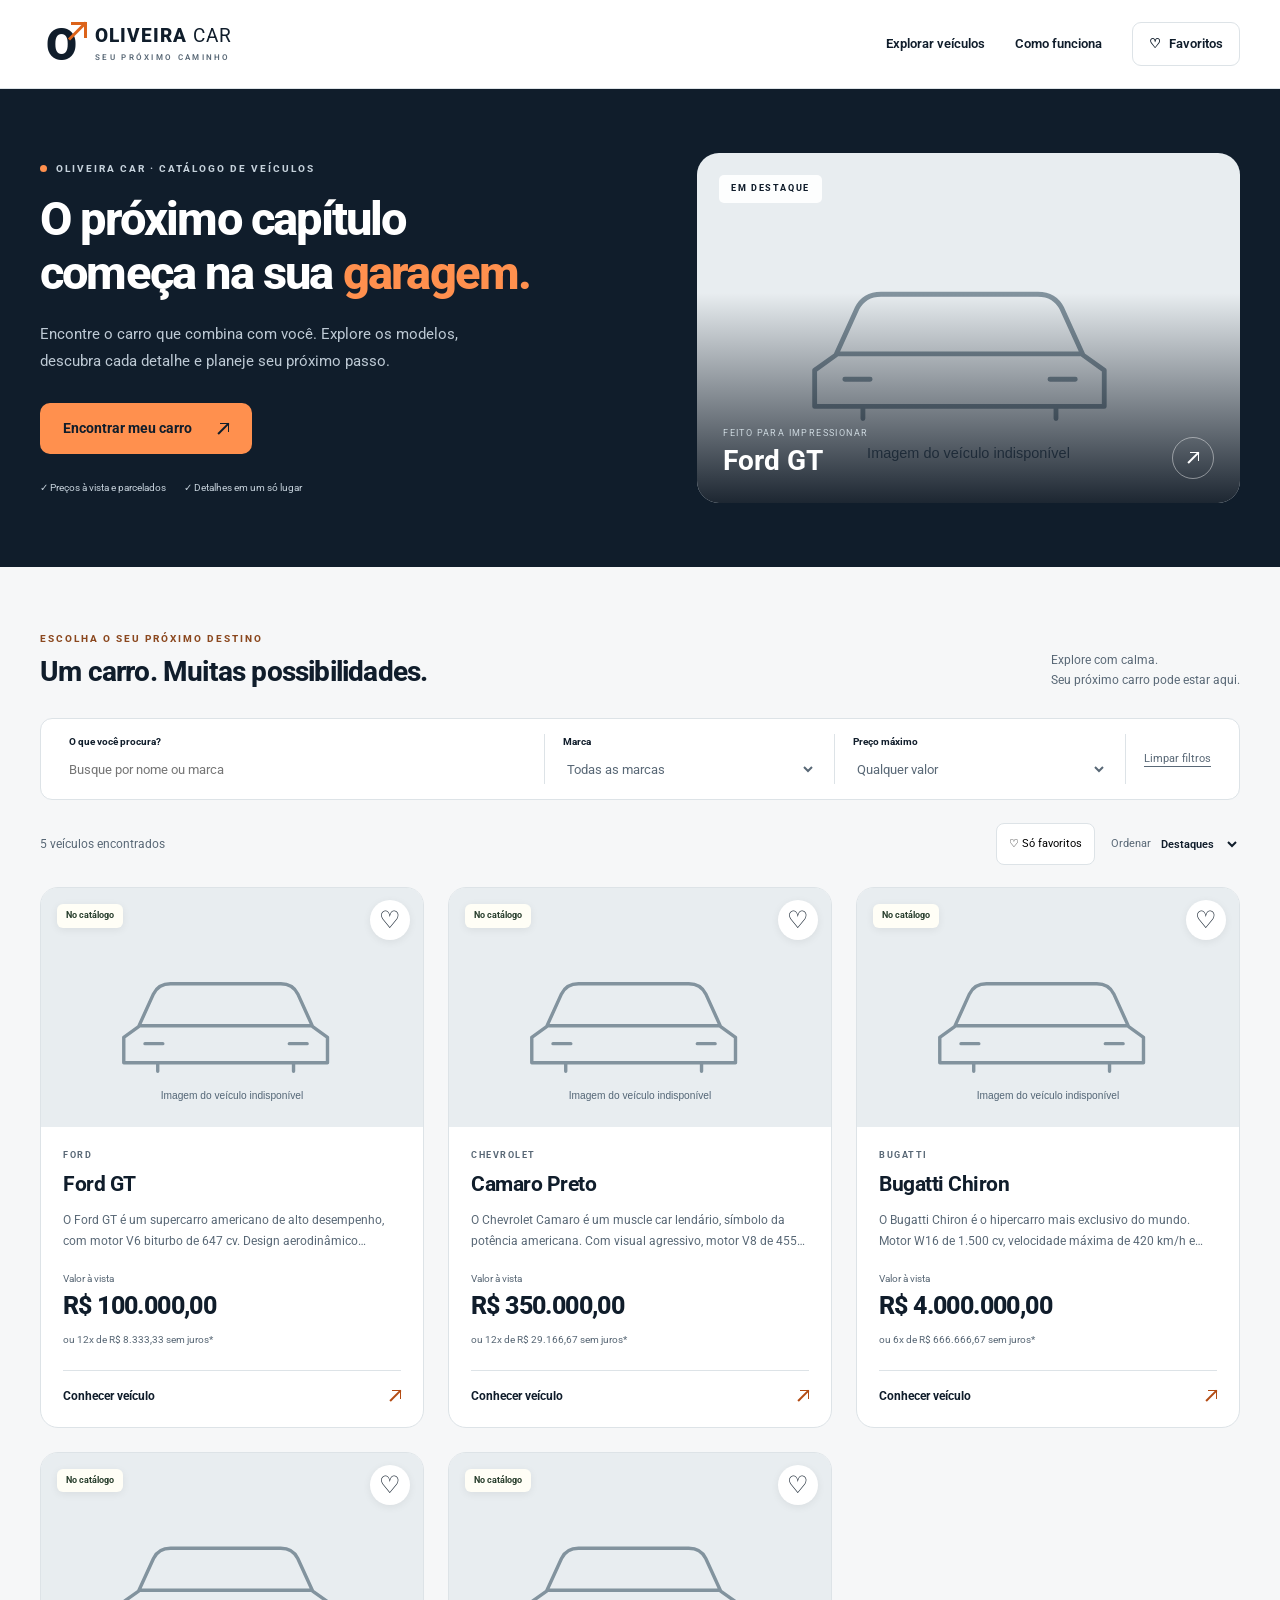
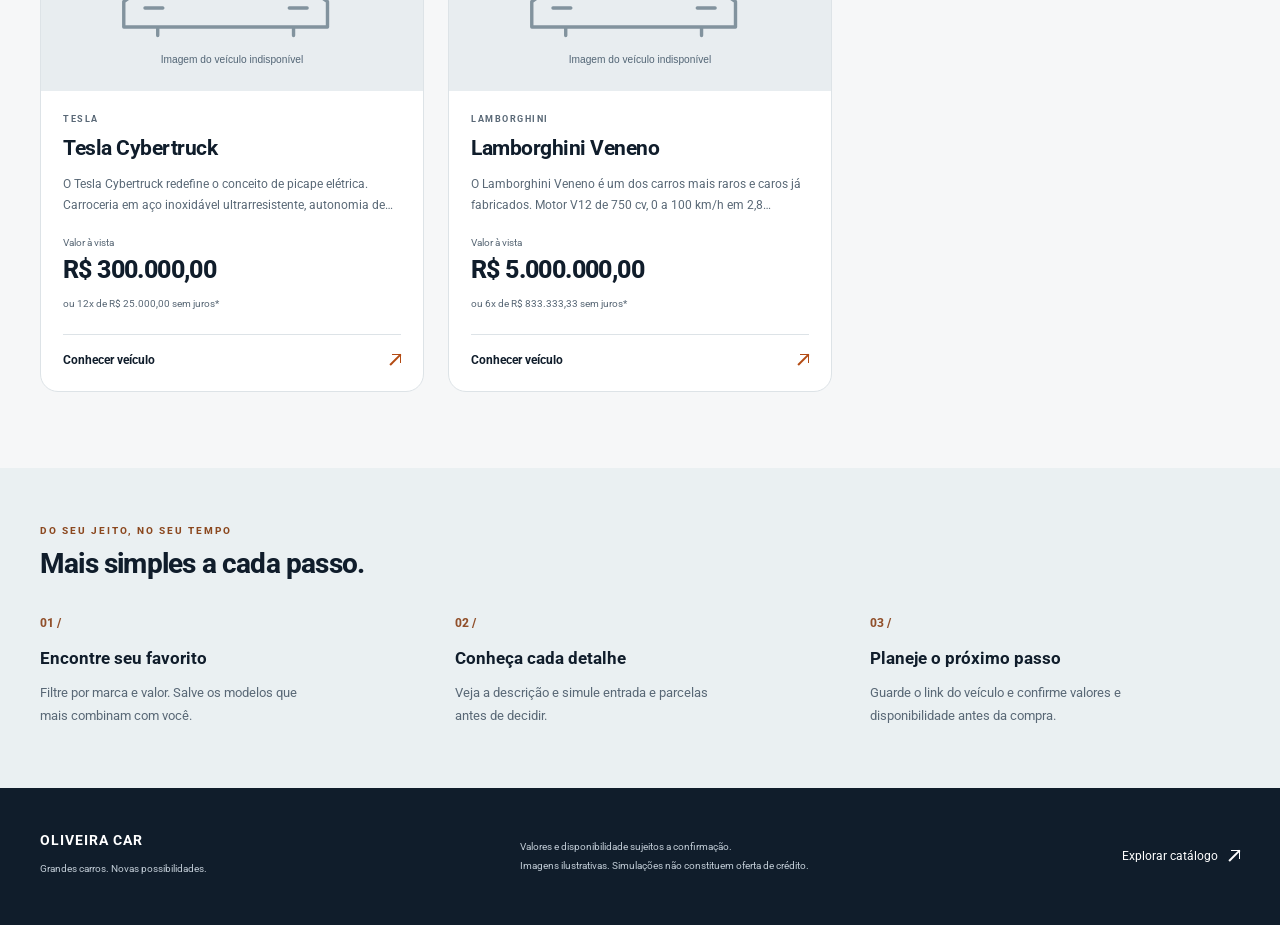
<file: index.html>
<!DOCTYPE html>
<html lang="pt-BR">
<head>
<meta charset="UTF-8"><meta name="viewport" content="width=device-width, initial-scale=1">
<meta name="description" content="Explore os veículos da Oliveira Car. Compare modelos, salve seus favoritos e simule as parcelas de forma simples."><meta name="theme-color" content="#101d2b">
<title>Encontre seu próximo carro · Oliveira Car</title>
<link rel="icon" href="img/favicon.svg" type="image/svg+xml">
<link rel="stylesheet" href="css/style.css"><script src="js/site.js" defer></script>
</head>
<body>
<a class="skip-link" href="#conteudo">Pular para o conteúdo</a>
<header class="site-header"><div class="wrap header-inner">
<a class="logo" href="index.html" aria-label="Oliveira Car, início"><span class="logo-mark" aria-hidden="true">O<span class="arrow" aria-hidden="true"></span></span><span>OLIVEIRA<span class="logo-car"> CAR</span><small>SEU PRÓXIMO CAMINHO</small></span></a>
<nav aria-label="Principal"><a href="index.html#estoque">Explorar veículos</a><a class="nav-secondary" href="index.html#como-funciona">Como funciona</a><a class="nav-saved" href="index.html?favoritos=1#estoque" aria-label="Ver meus favoritos">♡ <span>Favoritos</span></a></nav>
</div></header>
<main id="conteudo">
<section class="hero"><div class="wrap hero-grid">
<div class="hero-copy"><p class="eyebrow"><span class="dot"></span> OLIVEIRA CAR · CATÁLOGO DE VEÍCULOS</p><h1>O próximo capítulo<br>começa na sua <em>garagem.</em></h1><p class="hero-description">Encontre o carro que combina com você. Explore os modelos, descubra cada detalhe e planeje seu próximo passo.</p><a class="button button-orange" href="#estoque">Encontrar meu carro <span class="arrow" aria-hidden="true"></span></a><div class="hero-notes"><span>✓ Preços à vista e parcelados</span><span>✓ Detalhes em um só lugar</span></div></div>
<div class="hero-visual"><span class="hero-label">EM DESTAQUE</span><img src="https://racingonline.com.br/wp-content/uploads/2020/02/LiquidCarbonFordGT_01-1.jpg" alt="Ford GT" fetchpriority="high" data-car-image><div class="hero-vehicle"><div><small>FEITO PARA IMPRESSIONAR</small><strong>Ford GT</strong></div><a href="produto-0.html" aria-label="Conhecer Ford GT"><span class="arrow" aria-hidden="true"></span></a></div></div></div></section>
<section class="catalog wrap" id="estoque" aria-labelledby="catalog-title">
<div class="section-heading"><div><p class="eyebrow">ESCOLHA O SEU PRÓXIMO DESTINO</p><h2 id="catalog-title">Um carro. Muitas possibilidades.</h2></div><p>Explore com calma.<br>Seu próximo carro pode estar aqui.</p></div>
<form id="filters" class="filters" role="search">
<label class="search-field"><span>O que você procura?</span><input id="search" type="search" placeholder="Busque por nome ou marca" autocomplete="off"></label>
<label><span>Marca</span><select id="brand"><option value="">Todas as marcas</option><option value="Bugatti">Bugatti</option><option value="Chevrolet">Chevrolet</option><option value="Ford">Ford</option><option value="Lamborghini">Lamborghini</option><option value="Tesla">Tesla</option></select></label>
<label><span>Preço máximo</span><select id="price"><option value="">Qualquer valor</option><option value="300000">Até R$ 300 mil</option><option value="500000">Até R$ 500 mil</option><option value="1000000">Até R$ 1 milhão</option><option value="5000000">Até R$ 5 milhões</option></select></label>
<button type="reset" class="reset-button">Limpar filtros</button>
</form>
<div class="catalog-toolbar"><p id="results-count" role="status" aria-live="polite">5 veículos no catálogo</p><div class="toolbar-actions"><button type="button" class="saved-filter" id="saved-filter" aria-pressed="false">♡ Só favoritos</button><label class="sort-label">Ordenar <select id="sort"><option value="default">Destaques</option><option value="price-asc">Menor preço</option><option value="price-desc">Maior preço</option><option value="name">Nome A–Z</option></select></label></div></div>
<noscript><p class="notice">Todos os veículos estão listados abaixo. Ative o JavaScript para usar filtros, favoritos e o simulador interativo.</p></noscript>
<div class="vehicle-grid" id="vehicle-grid"><article class="vehicle-card" data-vehicle data-id="0" data-name="Ford GT" data-brand="Ford" data-price="100000">
<div class="card-media"><a href="produto-0.html" tabindex="-1" aria-hidden="true"><img src="https://racingonline.com.br/wp-content/uploads/2020/02/LiquidCarbonFordGT_01-1.jpg" alt="" loading="lazy" width="640" height="420" data-car-image></a><span class="status-badge ">No catálogo</span><button class="favorite-button" type="button" data-favorite="0" data-label="Ford GT" aria-pressed="false" aria-label="Salvar Ford GT nos favoritos">♡</button></div>
<div class="card-content"><p class="card-brand">Ford</p><h3><a href="produto-0.html">Ford GT</a></h3><p class="card-description">O Ford GT é um supercarro americano de alto desempenho, com motor V6 biturbo de 647 cv. Design aerodinâmico inspirado nas corridas de Le Mans, fibra de carbono e tecnologia de ponta fazem deste carro uma verdadeira obra de arte sobre rodas.</p><div class="card-price"><small>Valor à vista</small><strong>R$ 100.000,00</strong><span>ou 12x de R$ 8.333,33 sem juros*</span></div><a class="card-link" href="produto-0.html">Conhecer veículo <span class="arrow" aria-hidden="true"></span></a></div>
</article>
<article class="vehicle-card" data-vehicle data-id="1" data-name="Camaro Preto" data-brand="Chevrolet" data-price="350000">
<div class="card-media"><a href="produto-1.html" tabindex="-1" aria-hidden="true"><img src="https://revistacarro.com.br/wp-content/uploads/2023/12/Camaro-1280x720.jpg" alt="" loading="lazy" width="640" height="420" data-car-image></a><span class="status-badge ">No catálogo</span><button class="favorite-button" type="button" data-favorite="1" data-label="Camaro Preto" aria-pressed="false" aria-label="Salvar Camaro Preto nos favoritos">♡</button></div>
<div class="card-content"><p class="card-brand">Chevrolet</p><h3><a href="produto-1.html">Camaro Preto</a></h3><p class="card-description">O Chevrolet Camaro é um muscle car lendário, símbolo da potência americana. Com visual agressivo, motor V8 de 455 cv e som inconfundível, é o carro dos sonhos para os amantes de adrenalina e estilo clássico.</p><div class="card-price"><small>Valor à vista</small><strong>R$ 350.000,00</strong><span>ou 12x de R$ 29.166,67 sem juros*</span></div><a class="card-link" href="produto-1.html">Conhecer veículo <span class="arrow" aria-hidden="true"></span></a></div>
</article>
<article class="vehicle-card" data-vehicle data-id="2" data-name="Bugatti Chiron" data-brand="Bugatti" data-price="4000000">
<div class="card-media"><a href="produto-2.html" tabindex="-1" aria-hidden="true"><img src="https://gowhere.com.br/wp-content/uploads/2025/06/bugatti.png" alt="" loading="lazy" width="640" height="420" data-car-image></a><span class="status-badge ">No catálogo</span><button class="favorite-button" type="button" data-favorite="2" data-label="Bugatti Chiron" aria-pressed="false" aria-label="Salvar Bugatti Chiron nos favoritos">♡</button></div>
<div class="card-content"><p class="card-brand">Bugatti</p><h3><a href="produto-2.html">Bugatti Chiron</a></h3><p class="card-description">O Bugatti Chiron é o hipercarro mais exclusivo do mundo. Motor W16 de 1.500 cv, velocidade máxima de 420 km/h e interior artesanal em couro e fibra de carbono. Apenas 500 unidades foram produzidas no mundo todo.</p><div class="card-price"><small>Valor à vista</small><strong>R$ 4.000.000,00</strong><span>ou 6x de R$ 666.666,67 sem juros*</span></div><a class="card-link" href="produto-2.html">Conhecer veículo <span class="arrow" aria-hidden="true"></span></a></div>
</article>
<article class="vehicle-card" data-vehicle data-id="3" data-name="Tesla Cybertruck" data-brand="Tesla" data-price="300000">
<div class="card-media"><a href="produto-3.html" tabindex="-1" aria-hidden="true"><img src="https://miamiimports.com.br/wp-content/uploads/2024/05/TESLA-CYBERTRUCK-FENTE-DIREITA.jpg" alt="" loading="lazy" width="640" height="420" data-car-image></a><span class="status-badge ">No catálogo</span><button class="favorite-button" type="button" data-favorite="3" data-label="Tesla Cybertruck" aria-pressed="false" aria-label="Salvar Tesla Cybertruck nos favoritos">♡</button></div>
<div class="card-content"><p class="card-brand">Tesla</p><h3><a href="produto-3.html">Tesla Cybertruck</a></h3><p class="card-description">O Tesla Cybertruck redefine o conceito de picape elétrica. Carroceria em aço inoxidável ultrarresistente, autonomia de até 800 km por carga, aceleração de 0 a 100 km/h em 2,9 segundos e capacidade de reboque de 6,3 toneladas.</p><div class="card-price"><small>Valor à vista</small><strong>R$ 300.000,00</strong><span>ou 12x de R$ 25.000,00 sem juros*</span></div><a class="card-link" href="produto-3.html">Conhecer veículo <span class="arrow" aria-hidden="true"></span></a></div>
</article>
<article class="vehicle-card" data-vehicle data-id="4" data-name="Lamborghini Veneno" data-brand="Lamborghini" data-price="5000000">
<div class="card-media"><a href="produto-4.html" tabindex="-1" aria-hidden="true"><img src="https://upload.wikimedia.org/wikipedia/commons/thumb/0/07/Geneva_MotorShow_2013_-_Lamborghini_Veneno_1.jpg/1280px-Geneva_MotorShow_2013_-_Lamborghini_Veneno_1.jpg" alt="" loading="lazy" width="640" height="420" data-car-image></a><span class="status-badge ">No catálogo</span><button class="favorite-button" type="button" data-favorite="4" data-label="Lamborghini Veneno" aria-pressed="false" aria-label="Salvar Lamborghini Veneno nos favoritos">♡</button></div>
<div class="card-content"><p class="card-brand">Lamborghini</p><h3><a href="produto-4.html">Lamborghini Veneno</a></h3><p class="card-description">O Lamborghini Veneno é um dos carros mais raros e caros já fabricados. Motor V12 de 750 cv, 0 a 100 km/h em 2,8 segundos e velocidade máxima de 355 km/h. Apenas 3 unidades foram produzidas, tornando-o uma lenda automobilística.</p><div class="card-price"><small>Valor à vista</small><strong>R$ 5.000.000,00</strong><span>ou 6x de R$ 833.333,33 sem juros*</span></div><a class="card-link" href="produto-4.html">Conhecer veículo <span class="arrow" aria-hidden="true"></span></a></div>
</article>
</div>
<div id="empty-state" class="empty-state" hidden><span aria-hidden="true">⌕</span><h3>Nenhum veículo por aqui.</h3><p>Experimente outra busca ou salve um carro nos favoritos para vê-lo depois.</p><button class="button button-dark" type="button" id="clear-all">Ver todos os veículos</button></div>
</section>
<section class="how-it-works" id="como-funciona"><div class="wrap"><div class="section-heading"><div><p class="eyebrow">DO SEU JEITO, NO SEU TEMPO</p><h2>Mais simples a cada passo.</h2></div></div><div class="steps"><article><span>01 /</span><h3>Encontre seu favorito</h3><p>Filtre por marca e valor. Salve os modelos que mais combinam com você.</p></article><article><span>02 /</span><h3>Conheça cada detalhe</h3><p>Veja a descrição e simule entrada e parcelas antes de decidir.</p></article><article><span>03 /</span><h3>Planeje o próximo passo</h3><p>Guarde o link do veículo e confirme valores e disponibilidade antes da compra.</p></article></div></div></section>
</main>
<footer class="site-footer"><div class="wrap footer-inner"><div><strong>OLIVEIRA CAR</strong><p>Grandes carros. Novas possibilidades.</p></div><p>Valores e disponibilidade sujeitos a confirmação.<br>Imagens ilustrativas. Simulações não constituem oferta de crédito.</p><a href="index.html#estoque">Explorar catálogo <span class="arrow" aria-hidden="true"></span></a></div></footer>
<p class="toast" id="toast" role="status" hidden></p>
</body></html>
</file>
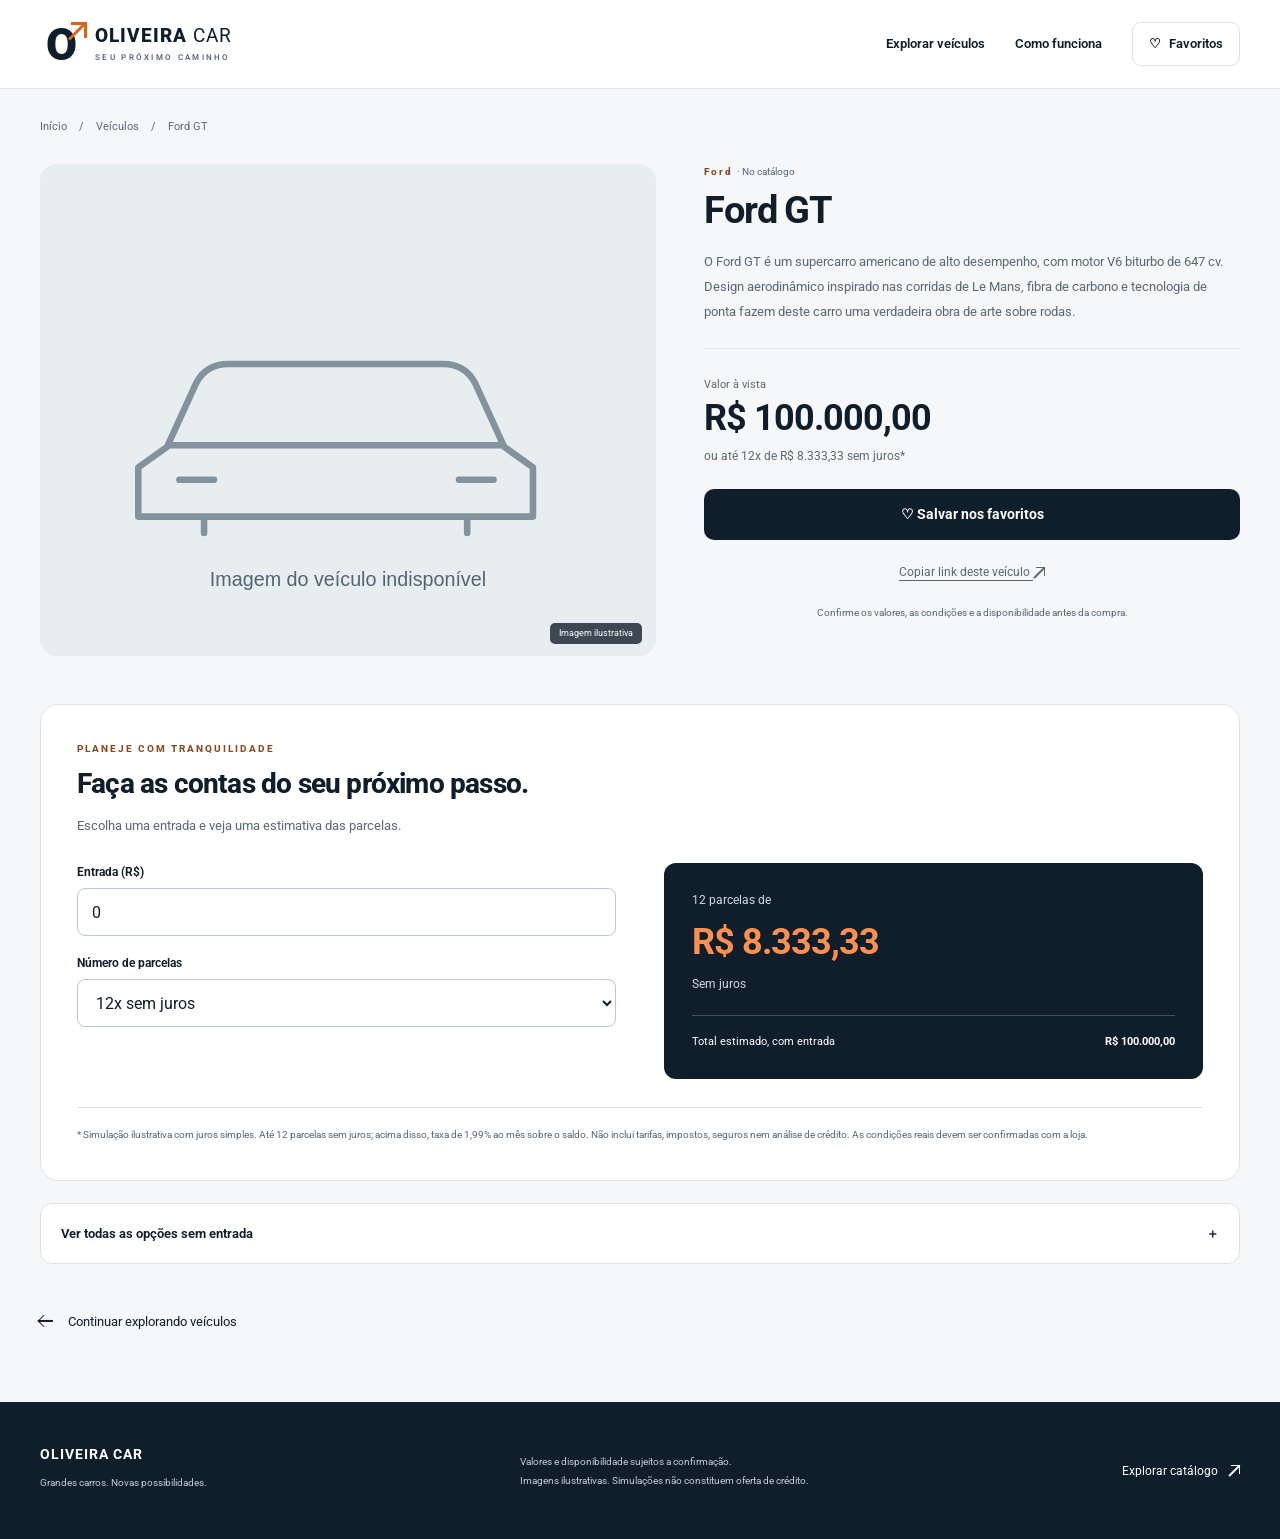
<file: produto-0.html>
<!DOCTYPE html>
<html lang="pt-BR">
<head>
<meta charset="UTF-8"><meta name="viewport" content="width=device-width, initial-scale=1">
<meta name="description" content="O Ford GT é um supercarro americano de alto desempenho, com motor V6 biturbo de 647 cv. Design aerodinâmico inspirado nas corridas de Le Mans, fibra de carbono e tecnologia de ponta fazem deste carro uma verdadeira obra de arte sobre rodas."><meta name="theme-color" content="#101d2b">
<title>Ford GT · Oliveira Car</title>
<link rel="icon" href="img/favicon.svg" type="image/svg+xml">
<link rel="stylesheet" href="css/style.css"><script src="js/site.js" defer></script>
</head>
<body>
<a class="skip-link" href="#conteudo">Pular para o conteúdo</a>
<header class="site-header"><div class="wrap header-inner">
<a class="logo" href="index.html" aria-label="Oliveira Car, início"><span class="logo-mark" aria-hidden="true">O<span class="arrow" aria-hidden="true"></span></span><span>OLIVEIRA<span class="logo-car"> CAR</span><small>SEU PRÓXIMO CAMINHO</small></span></a>
<nav aria-label="Principal"><a href="index.html#estoque">Explorar veículos</a><a class="nav-secondary" href="index.html#como-funciona">Como funciona</a><a class="nav-saved" href="index.html?favoritos=1#estoque" aria-label="Ver meus favoritos">♡ <span>Favoritos</span></a></nav>
</div></header>
<main id="conteudo" class="wrap detail-page">
<nav class="breadcrumb" aria-label="Localização"><a href="index.html">Início</a><span>/</span><a href="index.html#estoque">Veículos</a><span>/</span><span aria-current="page">Ford GT</span></nav>
<div class="detail-grid"><section class="detail-photo" aria-label="Foto do veículo"><img src="https://racingonline.com.br/wp-content/uploads/2020/02/LiquidCarbonFordGT_01-1.jpg" alt="Ford GT" width="900" height="700" data-car-image><span class="photo-caption">Imagem ilustrativa</span></section>
<section class="detail-summary"><p class="eyebrow">Ford <span class="status-text">· No catálogo</span></p><h1>Ford GT</h1><p class="detail-description">O Ford GT é um supercarro americano de alto desempenho, com motor V6 biturbo de 647 cv. Design aerodinâmico inspirado nas corridas de Le Mans, fibra de carbono e tecnologia de ponta fazem deste carro uma verdadeira obra de arte sobre rodas.</p><div class="detail-price"><span>Valor à vista</span><strong>R$ 100.000,00</strong><p>ou até 12x de R$ 8.333,33 sem juros*</p></div>
<button class="button button-dark" type="button" data-favorite="0" data-label="Ford GT" data-favorite-text aria-pressed="false">♡ Salvar nos favoritos</button><button class="text-button" type="button" id="share-vehicle">Copiar link deste veículo <span class="arrow" aria-hidden="true"></span></button><p class="small-print">Confirme os valores, as condições e a disponibilidade antes da compra.</p></section></div>
<section class="simulator" aria-labelledby="sim-title" data-simulator data-value="100000" data-interest="1.99" data-free="12"><div class="simulation-heading"><p class="eyebrow">PLANEJE COM TRANQUILIDADE</p><h2 id="sim-title">Faça as contas do seu próximo passo.</h2><p>Escolha uma entrada e veja uma estimativa das parcelas.</p></div><div class="simulation-body"><div class="simulation-controls"><label for="down-payment">Entrada (R$)</label><input id="down-payment" type="number" value="0" min="0" max="100000" step="0.01" inputmode="decimal" aria-describedby="payment-error"><p id="payment-error" class="input-error" role="alert" hidden>Informe uma entrada entre zero e o valor do veículo.</p><label for="months">Número de parcelas</label><select id="months"><option value="1" >1x sem juros</option><option value="2" >2x sem juros</option><option value="3" >3x sem juros</option><option value="4" >4x sem juros</option><option value="5" >5x sem juros</option><option value="6" >6x sem juros</option><option value="7" >7x sem juros</option><option value="8" >8x sem juros</option><option value="9" >9x sem juros</option><option value="10" >10x sem juros</option><option value="11" >11x sem juros</option><option value="12" selected>12x sem juros</option><option value="13" >13x com juros simples</option><option value="14" >14x com juros simples</option><option value="15" >15x com juros simples</option><option value="16" >16x com juros simples</option><option value="17" >17x com juros simples</option><option value="18" >18x com juros simples</option><option value="19" >19x com juros simples</option><option value="20" >20x com juros simples</option><option value="21" >21x com juros simples</option><option value="22" >22x com juros simples</option><option value="23" >23x com juros simples</option><option value="24" >24x com juros simples</option><option value="25" >25x com juros simples</option><option value="26" >26x com juros simples</option><option value="27" >27x com juros simples</option><option value="28" >28x com juros simples</option><option value="29" >29x com juros simples</option><option value="30" >30x com juros simples</option><option value="31" >31x com juros simples</option><option value="32" >32x com juros simples</option><option value="33" >33x com juros simples</option><option value="34" >34x com juros simples</option><option value="35" >35x com juros simples</option><option value="36" >36x com juros simples</option></select></div><div class="simulation-result" aria-live="polite" aria-atomic="true"><span id="payment-label">12 parcelas de</span><strong id="payment-value">R$ 8.333,33</strong><span id="payment-interest">Sem juros</span><div><span>Total estimado, com entrada</span><b id="payment-total">R$ 100.000,00</b></div></div></div><p class="simulation-disclaimer">* Simulação ilustrativa com juros simples. Até 12 parcelas sem juros; acima disso, taxa de 1,99% ao mês sobre o saldo. Não inclui tarifas, impostos, seguros nem análise de crédito. As condições reais devem ser confirmadas com a loja.</p><noscript><p class="notice">Ative o JavaScript para recalcular a simulação. A estimativa exibida considera entrada zero.</p></noscript></section>
<details class="payment-details"><summary>Ver todas as opções sem entrada <span aria-hidden="true">＋</span></summary><div class="table-scroll" role="region" aria-label="Tabela de parcelas" tabindex="0"><table><caption>Simulação ilustrativa para Ford GT, sem entrada</caption><thead><tr><th scope="col">Parcelas</th><th scope="col">Valor por parcela</th><th scope="col">Total estimado</th><th scope="col">Condição</th></tr></thead><tbody><tr><th scope="row">1x</th><td>R$ 100.000,00</td><td>R$ 100.000,00</td><td>Sem juros</td></tr><tr><th scope="row">2x</th><td>R$ 50.000,00</td><td>R$ 100.000,00</td><td>Sem juros</td></tr><tr><th scope="row">3x</th><td>R$ 33.333,33</td><td>R$ 100.000,00</td><td>Sem juros</td></tr><tr><th scope="row">4x</th><td>R$ 25.000,00</td><td>R$ 100.000,00</td><td>Sem juros</td></tr><tr><th scope="row">5x</th><td>R$ 20.000,00</td><td>R$ 100.000,00</td><td>Sem juros</td></tr><tr><th scope="row">6x</th><td>R$ 16.666,67</td><td>R$ 100.000,00</td><td>Sem juros</td></tr><tr><th scope="row">7x</th><td>R$ 14.285,71</td><td>R$ 100.000,00</td><td>Sem juros</td></tr><tr><th scope="row">8x</th><td>R$ 12.500,00</td><td>R$ 100.000,00</td><td>Sem juros</td></tr><tr><th scope="row">9x</th><td>R$ 11.111,11</td><td>R$ 100.000,00</td><td>Sem juros</td></tr><tr><th scope="row">10x</th><td>R$ 10.000,00</td><td>R$ 100.000,00</td><td>Sem juros</td></tr><tr><th scope="row">11x</th><td>R$ 9.090,91</td><td>R$ 100.000,00</td><td>Sem juros</td></tr><tr><th scope="row">12x</th><td>R$ 8.333,33</td><td>R$ 100.000,00</td><td>Sem juros</td></tr><tr><th scope="row">13x</th><td>R$ 9.682,31</td><td>R$ 125.870,00</td><td>Juros simples</td></tr><tr><th scope="row">14x</th><td>R$ 9.132,86</td><td>R$ 127.860,00</td><td>Juros simples</td></tr><tr><th scope="row">15x</th><td>R$ 8.656,67</td><td>R$ 129.850,00</td><td>Juros simples</td></tr><tr><th scope="row">16x</th><td>R$ 8.240,00</td><td>R$ 131.840,00</td><td>Juros simples</td></tr><tr><th scope="row">17x</th><td>R$ 7.872,35</td><td>R$ 133.830,00</td><td>Juros simples</td></tr><tr><th scope="row">18x</th><td>R$ 7.545,56</td><td>R$ 135.820,00</td><td>Juros simples</td></tr><tr><th scope="row">19x</th><td>R$ 7.253,16</td><td>R$ 137.810,00</td><td>Juros simples</td></tr><tr><th scope="row">20x</th><td>R$ 6.990,00</td><td>R$ 139.800,00</td><td>Juros simples</td></tr><tr><th scope="row">21x</th><td>R$ 6.751,90</td><td>R$ 141.790,00</td><td>Juros simples</td></tr><tr><th scope="row">22x</th><td>R$ 6.535,45</td><td>R$ 143.780,00</td><td>Juros simples</td></tr><tr><th scope="row">23x</th><td>R$ 6.337,83</td><td>R$ 145.770,00</td><td>Juros simples</td></tr><tr><th scope="row">24x</th><td>R$ 6.156,67</td><td>R$ 147.760,00</td><td>Juros simples</td></tr><tr><th scope="row">25x</th><td>R$ 5.990,00</td><td>R$ 149.750,00</td><td>Juros simples</td></tr><tr><th scope="row">26x</th><td>R$ 5.836,15</td><td>R$ 151.740,00</td><td>Juros simples</td></tr><tr><th scope="row">27x</th><td>R$ 5.693,70</td><td>R$ 153.730,00</td><td>Juros simples</td></tr><tr><th scope="row">28x</th><td>R$ 5.561,43</td><td>R$ 155.720,00</td><td>Juros simples</td></tr><tr><th scope="row">29x</th><td>R$ 5.438,28</td><td>R$ 157.710,00</td><td>Juros simples</td></tr><tr><th scope="row">30x</th><td>R$ 5.323,33</td><td>R$ 159.700,00</td><td>Juros simples</td></tr><tr><th scope="row">31x</th><td>R$ 5.215,81</td><td>R$ 161.690,00</td><td>Juros simples</td></tr><tr><th scope="row">32x</th><td>R$ 5.115,00</td><td>R$ 163.680,00</td><td>Juros simples</td></tr><tr><th scope="row">33x</th><td>R$ 5.020,30</td><td>R$ 165.670,00</td><td>Juros simples</td></tr><tr><th scope="row">34x</th><td>R$ 4.931,18</td><td>R$ 167.660,00</td><td>Juros simples</td></tr><tr><th scope="row">35x</th><td>R$ 4.847,14</td><td>R$ 169.650,00</td><td>Juros simples</td></tr><tr><th scope="row">36x</th><td>R$ 4.767,78</td><td>R$ 171.640,00</td><td>Juros simples</td></tr></tbody></table></div></details>
<a class="back-link" href="index.html#estoque"><span class="arrow arrow-back" aria-hidden="true"></span> Continuar explorando veículos</a>
</main>
<footer class="site-footer"><div class="wrap footer-inner"><div><strong>OLIVEIRA CAR</strong><p>Grandes carros. Novas possibilidades.</p></div><p>Valores e disponibilidade sujeitos a confirmação.<br>Imagens ilustrativas. Simulações não constituem oferta de crédito.</p><a href="index.html#estoque">Explorar catálogo <span class="arrow" aria-hidden="true"></span></a></div></footer>
<p class="toast" id="toast" role="status" hidden></p>
</body></html>
</file>
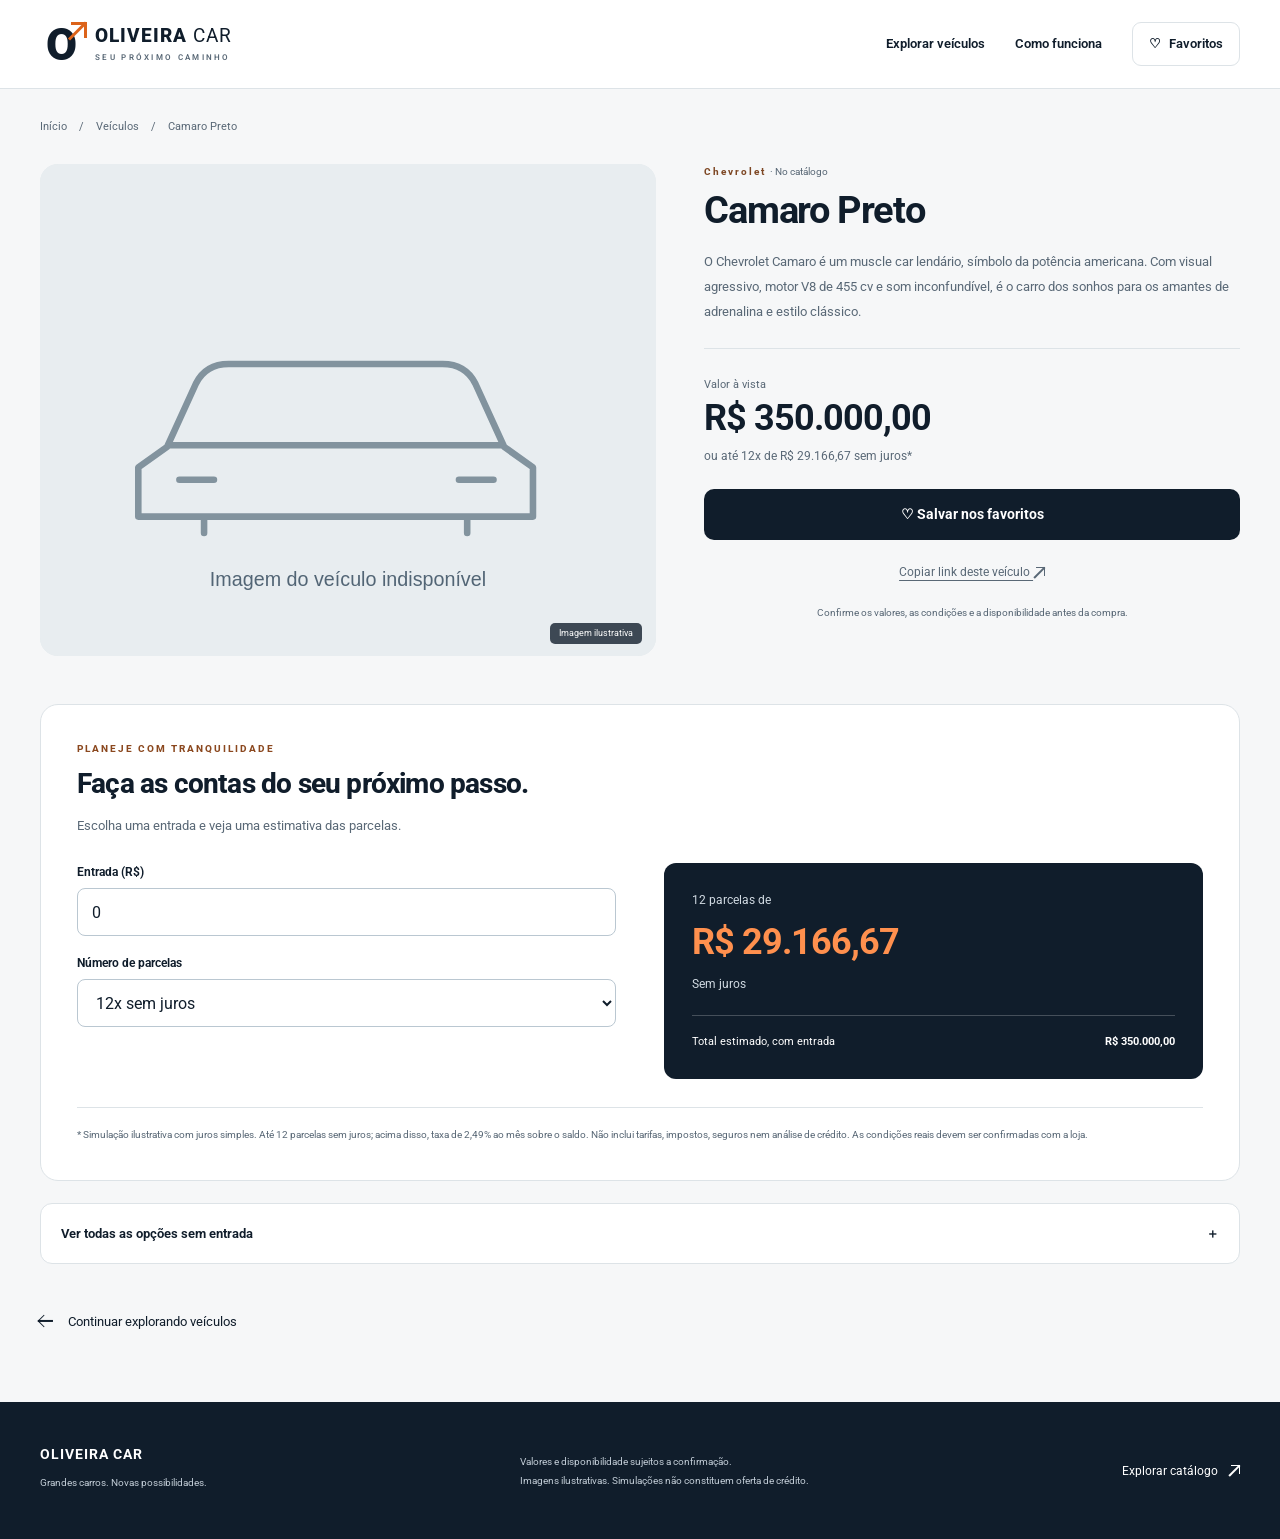
<file: produto-1.html>
<!DOCTYPE html>
<html lang="pt-BR">
<head>
<meta charset="UTF-8"><meta name="viewport" content="width=device-width, initial-scale=1">
<meta name="description" content="O Chevrolet Camaro é um muscle car lendário, símbolo da potência americana. Com visual agressivo, motor V8 de 455 cv e som inconfundível, é o carro dos sonhos para os amantes de adrenalina e estilo clássico."><meta name="theme-color" content="#101d2b">
<title>Camaro Preto · Oliveira Car</title>
<link rel="icon" href="img/favicon.svg" type="image/svg+xml">
<link rel="stylesheet" href="css/style.css"><script src="js/site.js" defer></script>
</head>
<body>
<a class="skip-link" href="#conteudo">Pular para o conteúdo</a>
<header class="site-header"><div class="wrap header-inner">
<a class="logo" href="index.html" aria-label="Oliveira Car, início"><span class="logo-mark" aria-hidden="true">O<span class="arrow" aria-hidden="true"></span></span><span>OLIVEIRA<span class="logo-car"> CAR</span><small>SEU PRÓXIMO CAMINHO</small></span></a>
<nav aria-label="Principal"><a href="index.html#estoque">Explorar veículos</a><a class="nav-secondary" href="index.html#como-funciona">Como funciona</a><a class="nav-saved" href="index.html?favoritos=1#estoque" aria-label="Ver meus favoritos">♡ <span>Favoritos</span></a></nav>
</div></header>
<main id="conteudo" class="wrap detail-page">
<nav class="breadcrumb" aria-label="Localização"><a href="index.html">Início</a><span>/</span><a href="index.html#estoque">Veículos</a><span>/</span><span aria-current="page">Camaro Preto</span></nav>
<div class="detail-grid"><section class="detail-photo" aria-label="Foto do veículo"><img src="https://revistacarro.com.br/wp-content/uploads/2023/12/Camaro-1280x720.jpg" alt="Camaro Preto" width="900" height="700" data-car-image><span class="photo-caption">Imagem ilustrativa</span></section>
<section class="detail-summary"><p class="eyebrow">Chevrolet <span class="status-text">· No catálogo</span></p><h1>Camaro Preto</h1><p class="detail-description">O Chevrolet Camaro é um muscle car lendário, símbolo da potência americana. Com visual agressivo, motor V8 de 455 cv e som inconfundível, é o carro dos sonhos para os amantes de adrenalina e estilo clássico.</p><div class="detail-price"><span>Valor à vista</span><strong>R$ 350.000,00</strong><p>ou até 12x de R$ 29.166,67 sem juros*</p></div>
<button class="button button-dark" type="button" data-favorite="1" data-label="Camaro Preto" data-favorite-text aria-pressed="false">♡ Salvar nos favoritos</button><button class="text-button" type="button" id="share-vehicle">Copiar link deste veículo <span class="arrow" aria-hidden="true"></span></button><p class="small-print">Confirme os valores, as condições e a disponibilidade antes da compra.</p></section></div>
<section class="simulator" aria-labelledby="sim-title" data-simulator data-value="350000" data-interest="2.49" data-free="12"><div class="simulation-heading"><p class="eyebrow">PLANEJE COM TRANQUILIDADE</p><h2 id="sim-title">Faça as contas do seu próximo passo.</h2><p>Escolha uma entrada e veja uma estimativa das parcelas.</p></div><div class="simulation-body"><div class="simulation-controls"><label for="down-payment">Entrada (R$)</label><input id="down-payment" type="number" value="0" min="0" max="350000" step="0.01" inputmode="decimal" aria-describedby="payment-error"><p id="payment-error" class="input-error" role="alert" hidden>Informe uma entrada entre zero e o valor do veículo.</p><label for="months">Número de parcelas</label><select id="months"><option value="1" >1x sem juros</option><option value="2" >2x sem juros</option><option value="3" >3x sem juros</option><option value="4" >4x sem juros</option><option value="5" >5x sem juros</option><option value="6" >6x sem juros</option><option value="7" >7x sem juros</option><option value="8" >8x sem juros</option><option value="9" >9x sem juros</option><option value="10" >10x sem juros</option><option value="11" >11x sem juros</option><option value="12" selected>12x sem juros</option><option value="13" >13x com juros simples</option><option value="14" >14x com juros simples</option><option value="15" >15x com juros simples</option><option value="16" >16x com juros simples</option><option value="17" >17x com juros simples</option><option value="18" >18x com juros simples</option><option value="19" >19x com juros simples</option><option value="20" >20x com juros simples</option><option value="21" >21x com juros simples</option><option value="22" >22x com juros simples</option><option value="23" >23x com juros simples</option><option value="24" >24x com juros simples</option><option value="25" >25x com juros simples</option><option value="26" >26x com juros simples</option><option value="27" >27x com juros simples</option><option value="28" >28x com juros simples</option><option value="29" >29x com juros simples</option><option value="30" >30x com juros simples</option><option value="31" >31x com juros simples</option><option value="32" >32x com juros simples</option><option value="33" >33x com juros simples</option><option value="34" >34x com juros simples</option><option value="35" >35x com juros simples</option><option value="36" >36x com juros simples</option><option value="37" >37x com juros simples</option><option value="38" >38x com juros simples</option><option value="39" >39x com juros simples</option><option value="40" >40x com juros simples</option><option value="41" >41x com juros simples</option><option value="42" >42x com juros simples</option><option value="43" >43x com juros simples</option><option value="44" >44x com juros simples</option><option value="45" >45x com juros simples</option><option value="46" >46x com juros simples</option><option value="47" >47x com juros simples</option><option value="48" >48x com juros simples</option></select></div><div class="simulation-result" aria-live="polite" aria-atomic="true"><span id="payment-label">12 parcelas de</span><strong id="payment-value">R$ 29.166,67</strong><span id="payment-interest">Sem juros</span><div><span>Total estimado, com entrada</span><b id="payment-total">R$ 350.000,00</b></div></div></div><p class="simulation-disclaimer">* Simulação ilustrativa com juros simples. Até 12 parcelas sem juros; acima disso, taxa de 2,49% ao mês sobre o saldo. Não inclui tarifas, impostos, seguros nem análise de crédito. As condições reais devem ser confirmadas com a loja.</p><noscript><p class="notice">Ative o JavaScript para recalcular a simulação. A estimativa exibida considera entrada zero.</p></noscript></section>
<details class="payment-details"><summary>Ver todas as opções sem entrada <span aria-hidden="true">＋</span></summary><div class="table-scroll" role="region" aria-label="Tabela de parcelas" tabindex="0"><table><caption>Simulação ilustrativa para Camaro Preto, sem entrada</caption><thead><tr><th scope="col">Parcelas</th><th scope="col">Valor por parcela</th><th scope="col">Total estimado</th><th scope="col">Condição</th></tr></thead><tbody><tr><th scope="row">1x</th><td>R$ 350.000,00</td><td>R$ 350.000,00</td><td>Sem juros</td></tr><tr><th scope="row">2x</th><td>R$ 175.000,00</td><td>R$ 350.000,00</td><td>Sem juros</td></tr><tr><th scope="row">3x</th><td>R$ 116.666,67</td><td>R$ 350.000,00</td><td>Sem juros</td></tr><tr><th scope="row">4x</th><td>R$ 87.500,00</td><td>R$ 350.000,00</td><td>Sem juros</td></tr><tr><th scope="row">5x</th><td>R$ 70.000,00</td><td>R$ 350.000,00</td><td>Sem juros</td></tr><tr><th scope="row">6x</th><td>R$ 58.333,33</td><td>R$ 350.000,00</td><td>Sem juros</td></tr><tr><th scope="row">7x</th><td>R$ 50.000,00</td><td>R$ 350.000,00</td><td>Sem juros</td></tr><tr><th scope="row">8x</th><td>R$ 43.750,00</td><td>R$ 350.000,00</td><td>Sem juros</td></tr><tr><th scope="row">9x</th><td>R$ 38.888,89</td><td>R$ 350.000,00</td><td>Sem juros</td></tr><tr><th scope="row">10x</th><td>R$ 35.000,00</td><td>R$ 350.000,00</td><td>Sem juros</td></tr><tr><th scope="row">11x</th><td>R$ 31.818,18</td><td>R$ 350.000,00</td><td>Sem juros</td></tr><tr><th scope="row">12x</th><td>R$ 29.166,67</td><td>R$ 350.000,00</td><td>Sem juros</td></tr><tr><th scope="row">13x</th><td>R$ 35.638,08</td><td>R$ 463.295,00</td><td>Juros simples</td></tr><tr><th scope="row">14x</th><td>R$ 33.715,00</td><td>R$ 472.010,00</td><td>Juros simples</td></tr><tr><th scope="row">15x</th><td>R$ 32.048,33</td><td>R$ 480.725,00</td><td>Juros simples</td></tr><tr><th scope="row">16x</th><td>R$ 30.590,00</td><td>R$ 489.440,00</td><td>Juros simples</td></tr><tr><th scope="row">17x</th><td>R$ 29.303,24</td><td>R$ 498.155,00</td><td>Juros simples</td></tr><tr><th scope="row">18x</th><td>R$ 28.159,44</td><td>R$ 506.870,00</td><td>Juros simples</td></tr><tr><th scope="row">19x</th><td>R$ 27.136,05</td><td>R$ 515.585,00</td><td>Juros simples</td></tr><tr><th scope="row">20x</th><td>R$ 26.215,00</td><td>R$ 524.300,00</td><td>Juros simples</td></tr><tr><th scope="row">21x</th><td>R$ 25.381,67</td><td>R$ 533.015,00</td><td>Juros simples</td></tr><tr><th scope="row">22x</th><td>R$ 24.624,09</td><td>R$ 541.730,00</td><td>Juros simples</td></tr><tr><th scope="row">23x</th><td>R$ 23.932,39</td><td>R$ 550.445,00</td><td>Juros simples</td></tr><tr><th scope="row">24x</th><td>R$ 23.298,33</td><td>R$ 559.160,00</td><td>Juros simples</td></tr><tr><th scope="row">25x</th><td>R$ 22.715,00</td><td>R$ 567.875,00</td><td>Juros simples</td></tr><tr><th scope="row">26x</th><td>R$ 22.176,54</td><td>R$ 576.590,00</td><td>Juros simples</td></tr><tr><th scope="row">27x</th><td>R$ 21.677,96</td><td>R$ 585.305,00</td><td>Juros simples</td></tr><tr><th scope="row">28x</th><td>R$ 21.215,00</td><td>R$ 594.020,00</td><td>Juros simples</td></tr><tr><th scope="row">29x</th><td>R$ 20.783,97</td><td>R$ 602.735,00</td><td>Juros simples</td></tr><tr><th scope="row">30x</th><td>R$ 20.381,67</td><td>R$ 611.450,00</td><td>Juros simples</td></tr><tr><th scope="row">31x</th><td>R$ 20.005,32</td><td>R$ 620.165,00</td><td>Juros simples</td></tr><tr><th scope="row">32x</th><td>R$ 19.652,50</td><td>R$ 628.880,00</td><td>Juros simples</td></tr><tr><th scope="row">33x</th><td>R$ 19.321,06</td><td>R$ 637.595,00</td><td>Juros simples</td></tr><tr><th scope="row">34x</th><td>R$ 19.009,12</td><td>R$ 646.310,00</td><td>Juros simples</td></tr><tr><th scope="row">35x</th><td>R$ 18.715,00</td><td>R$ 655.025,00</td><td>Juros simples</td></tr><tr><th scope="row">36x</th><td>R$ 18.437,22</td><td>R$ 663.740,00</td><td>Juros simples</td></tr><tr><th scope="row">37x</th><td>R$ 18.174,46</td><td>R$ 672.455,00</td><td>Juros simples</td></tr><tr><th scope="row">38x</th><td>R$ 17.925,53</td><td>R$ 681.170,00</td><td>Juros simples</td></tr><tr><th scope="row">39x</th><td>R$ 17.689,36</td><td>R$ 689.885,00</td><td>Juros simples</td></tr><tr><th scope="row">40x</th><td>R$ 17.465,00</td><td>R$ 698.600,00</td><td>Juros simples</td></tr><tr><th scope="row">41x</th><td>R$ 17.251,59</td><td>R$ 707.315,00</td><td>Juros simples</td></tr><tr><th scope="row">42x</th><td>R$ 17.048,33</td><td>R$ 716.030,00</td><td>Juros simples</td></tr><tr><th scope="row">43x</th><td>R$ 16.854,53</td><td>R$ 724.745,00</td><td>Juros simples</td></tr><tr><th scope="row">44x</th><td>R$ 16.669,55</td><td>R$ 733.460,00</td><td>Juros simples</td></tr><tr><th scope="row">45x</th><td>R$ 16.492,78</td><td>R$ 742.175,00</td><td>Juros simples</td></tr><tr><th scope="row">46x</th><td>R$ 16.323,70</td><td>R$ 750.890,00</td><td>Juros simples</td></tr><tr><th scope="row">47x</th><td>R$ 16.161,81</td><td>R$ 759.605,00</td><td>Juros simples</td></tr><tr><th scope="row">48x</th><td>R$ 16.006,67</td><td>R$ 768.320,00</td><td>Juros simples</td></tr></tbody></table></div></details>
<a class="back-link" href="index.html#estoque"><span class="arrow arrow-back" aria-hidden="true"></span> Continuar explorando veículos</a>
</main>
<footer class="site-footer"><div class="wrap footer-inner"><div><strong>OLIVEIRA CAR</strong><p>Grandes carros. Novas possibilidades.</p></div><p>Valores e disponibilidade sujeitos a confirmação.<br>Imagens ilustrativas. Simulações não constituem oferta de crédito.</p><a href="index.html#estoque">Explorar catálogo <span class="arrow" aria-hidden="true"></span></a></div></footer>
<p class="toast" id="toast" role="status" hidden></p>
</body></html>
</file>
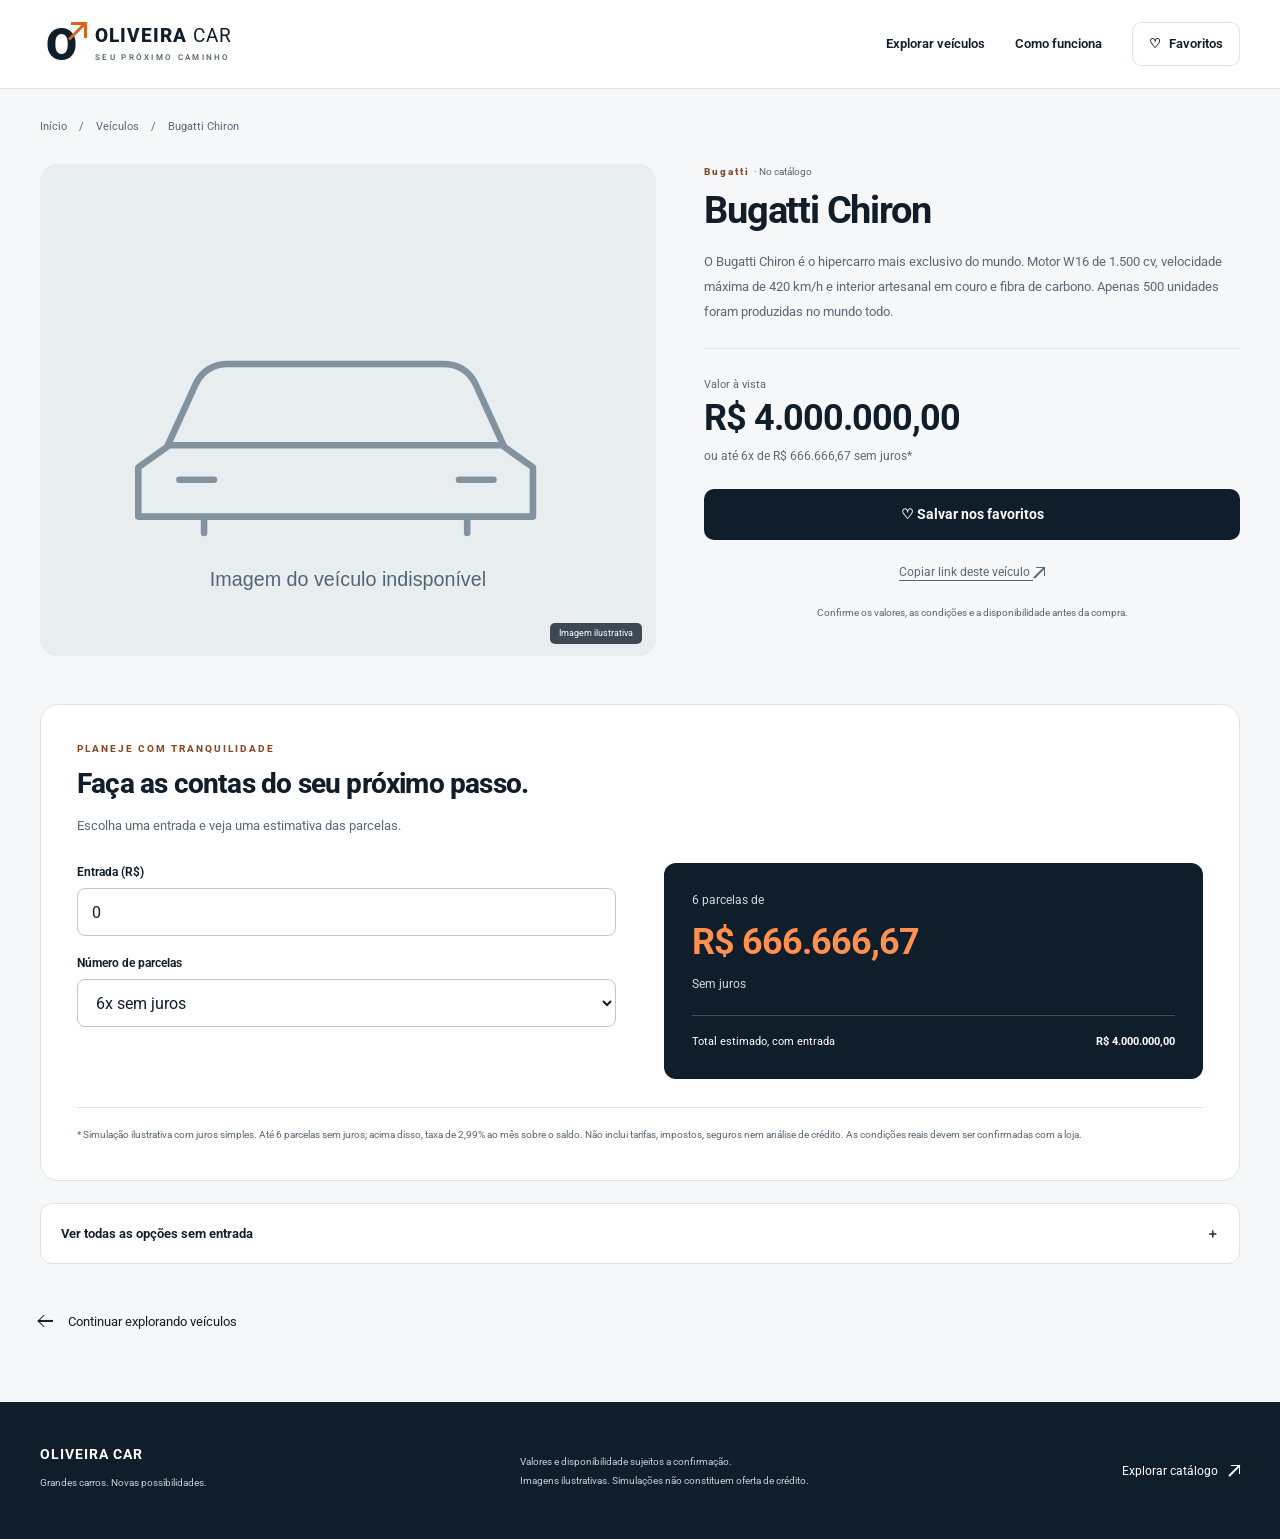
<file: produto-2.html>
<!DOCTYPE html>
<html lang="pt-BR">
<head>
<meta charset="UTF-8"><meta name="viewport" content="width=device-width, initial-scale=1">
<meta name="description" content="O Bugatti Chiron é o hipercarro mais exclusivo do mundo. Motor W16 de 1.500 cv, velocidade máxima de 420 km/h e interior artesanal em couro e fibra de carbono. Apenas 500 unidades foram produzidas no mundo todo."><meta name="theme-color" content="#101d2b">
<title>Bugatti Chiron · Oliveira Car</title>
<link rel="icon" href="img/favicon.svg" type="image/svg+xml">
<link rel="stylesheet" href="css/style.css"><script src="js/site.js" defer></script>
</head>
<body>
<a class="skip-link" href="#conteudo">Pular para o conteúdo</a>
<header class="site-header"><div class="wrap header-inner">
<a class="logo" href="index.html" aria-label="Oliveira Car, início"><span class="logo-mark" aria-hidden="true">O<span class="arrow" aria-hidden="true"></span></span><span>OLIVEIRA<span class="logo-car"> CAR</span><small>SEU PRÓXIMO CAMINHO</small></span></a>
<nav aria-label="Principal"><a href="index.html#estoque">Explorar veículos</a><a class="nav-secondary" href="index.html#como-funciona">Como funciona</a><a class="nav-saved" href="index.html?favoritos=1#estoque" aria-label="Ver meus favoritos">♡ <span>Favoritos</span></a></nav>
</div></header>
<main id="conteudo" class="wrap detail-page">
<nav class="breadcrumb" aria-label="Localização"><a href="index.html">Início</a><span>/</span><a href="index.html#estoque">Veículos</a><span>/</span><span aria-current="page">Bugatti Chiron</span></nav>
<div class="detail-grid"><section class="detail-photo" aria-label="Foto do veículo"><img src="https://gowhere.com.br/wp-content/uploads/2025/06/bugatti.png" alt="Bugatti Chiron" width="900" height="700" data-car-image><span class="photo-caption">Imagem ilustrativa</span></section>
<section class="detail-summary"><p class="eyebrow">Bugatti <span class="status-text">· No catálogo</span></p><h1>Bugatti Chiron</h1><p class="detail-description">O Bugatti Chiron é o hipercarro mais exclusivo do mundo. Motor W16 de 1.500 cv, velocidade máxima de 420 km/h e interior artesanal em couro e fibra de carbono. Apenas 500 unidades foram produzidas no mundo todo.</p><div class="detail-price"><span>Valor à vista</span><strong>R$ 4.000.000,00</strong><p>ou até 6x de R$ 666.666,67 sem juros*</p></div>
<button class="button button-dark" type="button" data-favorite="2" data-label="Bugatti Chiron" data-favorite-text aria-pressed="false">♡ Salvar nos favoritos</button><button class="text-button" type="button" id="share-vehicle">Copiar link deste veículo <span class="arrow" aria-hidden="true"></span></button><p class="small-print">Confirme os valores, as condições e a disponibilidade antes da compra.</p></section></div>
<section class="simulator" aria-labelledby="sim-title" data-simulator data-value="4000000" data-interest="2.99" data-free="6"><div class="simulation-heading"><p class="eyebrow">PLANEJE COM TRANQUILIDADE</p><h2 id="sim-title">Faça as contas do seu próximo passo.</h2><p>Escolha uma entrada e veja uma estimativa das parcelas.</p></div><div class="simulation-body"><div class="simulation-controls"><label for="down-payment">Entrada (R$)</label><input id="down-payment" type="number" value="0" min="0" max="4000000" step="0.01" inputmode="decimal" aria-describedby="payment-error"><p id="payment-error" class="input-error" role="alert" hidden>Informe uma entrada entre zero e o valor do veículo.</p><label for="months">Número de parcelas</label><select id="months"><option value="1" >1x sem juros</option><option value="2" >2x sem juros</option><option value="3" >3x sem juros</option><option value="4" >4x sem juros</option><option value="5" >5x sem juros</option><option value="6" selected>6x sem juros</option><option value="7" >7x com juros simples</option><option value="8" >8x com juros simples</option><option value="9" >9x com juros simples</option><option value="10" >10x com juros simples</option><option value="11" >11x com juros simples</option><option value="12" >12x com juros simples</option><option value="13" >13x com juros simples</option><option value="14" >14x com juros simples</option><option value="15" >15x com juros simples</option><option value="16" >16x com juros simples</option><option value="17" >17x com juros simples</option><option value="18" >18x com juros simples</option><option value="19" >19x com juros simples</option><option value="20" >20x com juros simples</option><option value="21" >21x com juros simples</option><option value="22" >22x com juros simples</option><option value="23" >23x com juros simples</option><option value="24" >24x com juros simples</option><option value="25" >25x com juros simples</option><option value="26" >26x com juros simples</option><option value="27" >27x com juros simples</option><option value="28" >28x com juros simples</option><option value="29" >29x com juros simples</option><option value="30" >30x com juros simples</option><option value="31" >31x com juros simples</option><option value="32" >32x com juros simples</option><option value="33" >33x com juros simples</option><option value="34" >34x com juros simples</option><option value="35" >35x com juros simples</option><option value="36" >36x com juros simples</option><option value="37" >37x com juros simples</option><option value="38" >38x com juros simples</option><option value="39" >39x com juros simples</option><option value="40" >40x com juros simples</option><option value="41" >41x com juros simples</option><option value="42" >42x com juros simples</option><option value="43" >43x com juros simples</option><option value="44" >44x com juros simples</option><option value="45" >45x com juros simples</option><option value="46" >46x com juros simples</option><option value="47" >47x com juros simples</option><option value="48" >48x com juros simples</option><option value="49" >49x com juros simples</option><option value="50" >50x com juros simples</option><option value="51" >51x com juros simples</option><option value="52" >52x com juros simples</option><option value="53" >53x com juros simples</option><option value="54" >54x com juros simples</option><option value="55" >55x com juros simples</option><option value="56" >56x com juros simples</option><option value="57" >57x com juros simples</option><option value="58" >58x com juros simples</option><option value="59" >59x com juros simples</option><option value="60" >60x com juros simples</option></select></div><div class="simulation-result" aria-live="polite" aria-atomic="true"><span id="payment-label">6 parcelas de</span><strong id="payment-value">R$ 666.666,67</strong><span id="payment-interest">Sem juros</span><div><span>Total estimado, com entrada</span><b id="payment-total">R$ 4.000.000,00</b></div></div></div><p class="simulation-disclaimer">* Simulação ilustrativa com juros simples. Até 6 parcelas sem juros; acima disso, taxa de 2,99% ao mês sobre o saldo. Não inclui tarifas, impostos, seguros nem análise de crédito. As condições reais devem ser confirmadas com a loja.</p><noscript><p class="notice">Ative o JavaScript para recalcular a simulação. A estimativa exibida considera entrada zero.</p></noscript></section>
<details class="payment-details"><summary>Ver todas as opções sem entrada <span aria-hidden="true">＋</span></summary><div class="table-scroll" role="region" aria-label="Tabela de parcelas" tabindex="0"><table><caption>Simulação ilustrativa para Bugatti Chiron, sem entrada</caption><thead><tr><th scope="col">Parcelas</th><th scope="col">Valor por parcela</th><th scope="col">Total estimado</th><th scope="col">Condição</th></tr></thead><tbody><tr><th scope="row">1x</th><td>R$ 4.000.000,00</td><td>R$ 4.000.000,00</td><td>Sem juros</td></tr><tr><th scope="row">2x</th><td>R$ 2.000.000,00</td><td>R$ 4.000.000,00</td><td>Sem juros</td></tr><tr><th scope="row">3x</th><td>R$ 1.333.333,33</td><td>R$ 4.000.000,00</td><td>Sem juros</td></tr><tr><th scope="row">4x</th><td>R$ 1.000.000,00</td><td>R$ 4.000.000,00</td><td>Sem juros</td></tr><tr><th scope="row">5x</th><td>R$ 800.000,00</td><td>R$ 4.000.000,00</td><td>Sem juros</td></tr><tr><th scope="row">6x</th><td>R$ 666.666,67</td><td>R$ 4.000.000,00</td><td>Sem juros</td></tr><tr><th scope="row">7x</th><td>R$ 691.028,57</td><td>R$ 4.837.200,00</td><td>Juros simples</td></tr><tr><th scope="row">8x</th><td>R$ 619.600,00</td><td>R$ 4.956.800,00</td><td>Juros simples</td></tr><tr><th scope="row">9x</th><td>R$ 564.044,44</td><td>R$ 5.076.400,00</td><td>Juros simples</td></tr><tr><th scope="row">10x</th><td>R$ 519.600,00</td><td>R$ 5.196.000,00</td><td>Juros simples</td></tr><tr><th scope="row">11x</th><td>R$ 483.236,36</td><td>R$ 5.315.600,00</td><td>Juros simples</td></tr><tr><th scope="row">12x</th><td>R$ 452.933,33</td><td>R$ 5.435.200,00</td><td>Juros simples</td></tr><tr><th scope="row">13x</th><td>R$ 427.292,31</td><td>R$ 5.554.800,00</td><td>Juros simples</td></tr><tr><th scope="row">14x</th><td>R$ 405.314,29</td><td>R$ 5.674.400,00</td><td>Juros simples</td></tr><tr><th scope="row">15x</th><td>R$ 386.266,67</td><td>R$ 5.794.000,00</td><td>Juros simples</td></tr><tr><th scope="row">16x</th><td>R$ 369.600,00</td><td>R$ 5.913.600,00</td><td>Juros simples</td></tr><tr><th scope="row">17x</th><td>R$ 354.894,12</td><td>R$ 6.033.200,00</td><td>Juros simples</td></tr><tr><th scope="row">18x</th><td>R$ 341.822,22</td><td>R$ 6.152.800,00</td><td>Juros simples</td></tr><tr><th scope="row">19x</th><td>R$ 330.126,32</td><td>R$ 6.272.400,00</td><td>Juros simples</td></tr><tr><th scope="row">20x</th><td>R$ 319.600,00</td><td>R$ 6.392.000,00</td><td>Juros simples</td></tr><tr><th scope="row">21x</th><td>R$ 310.076,19</td><td>R$ 6.511.600,00</td><td>Juros simples</td></tr><tr><th scope="row">22x</th><td>R$ 301.418,18</td><td>R$ 6.631.200,00</td><td>Juros simples</td></tr><tr><th scope="row">23x</th><td>R$ 293.513,04</td><td>R$ 6.750.800,00</td><td>Juros simples</td></tr><tr><th scope="row">24x</th><td>R$ 286.266,67</td><td>R$ 6.870.400,00</td><td>Juros simples</td></tr><tr><th scope="row">25x</th><td>R$ 279.600,00</td><td>R$ 6.990.000,00</td><td>Juros simples</td></tr><tr><th scope="row">26x</th><td>R$ 273.446,15</td><td>R$ 7.109.600,00</td><td>Juros simples</td></tr><tr><th scope="row">27x</th><td>R$ 267.748,15</td><td>R$ 7.229.200,00</td><td>Juros simples</td></tr><tr><th scope="row">28x</th><td>R$ 262.457,14</td><td>R$ 7.348.800,00</td><td>Juros simples</td></tr><tr><th scope="row">29x</th><td>R$ 257.531,03</td><td>R$ 7.468.400,00</td><td>Juros simples</td></tr><tr><th scope="row">30x</th><td>R$ 252.933,33</td><td>R$ 7.588.000,00</td><td>Juros simples</td></tr><tr><th scope="row">31x</th><td>R$ 248.632,26</td><td>R$ 7.707.600,00</td><td>Juros simples</td></tr><tr><th scope="row">32x</th><td>R$ 244.600,00</td><td>R$ 7.827.200,00</td><td>Juros simples</td></tr><tr><th scope="row">33x</th><td>R$ 240.812,12</td><td>R$ 7.946.800,00</td><td>Juros simples</td></tr><tr><th scope="row">34x</th><td>R$ 237.247,06</td><td>R$ 8.066.400,00</td><td>Juros simples</td></tr><tr><th scope="row">35x</th><td>R$ 233.885,71</td><td>R$ 8.186.000,00</td><td>Juros simples</td></tr><tr><th scope="row">36x</th><td>R$ 230.711,11</td><td>R$ 8.305.600,00</td><td>Juros simples</td></tr><tr><th scope="row">37x</th><td>R$ 227.708,11</td><td>R$ 8.425.200,00</td><td>Juros simples</td></tr><tr><th scope="row">38x</th><td>R$ 224.863,16</td><td>R$ 8.544.800,00</td><td>Juros simples</td></tr><tr><th scope="row">39x</th><td>R$ 222.164,10</td><td>R$ 8.664.400,00</td><td>Juros simples</td></tr><tr><th scope="row">40x</th><td>R$ 219.600,00</td><td>R$ 8.784.000,00</td><td>Juros simples</td></tr><tr><th scope="row">41x</th><td>R$ 217.160,98</td><td>R$ 8.903.600,00</td><td>Juros simples</td></tr><tr><th scope="row">42x</th><td>R$ 214.838,10</td><td>R$ 9.023.200,00</td><td>Juros simples</td></tr><tr><th scope="row">43x</th><td>R$ 212.623,26</td><td>R$ 9.142.800,00</td><td>Juros simples</td></tr><tr><th scope="row">44x</th><td>R$ 210.509,09</td><td>R$ 9.262.400,00</td><td>Juros simples</td></tr><tr><th scope="row">45x</th><td>R$ 208.488,89</td><td>R$ 9.382.000,00</td><td>Juros simples</td></tr><tr><th scope="row">46x</th><td>R$ 206.556,52</td><td>R$ 9.501.600,00</td><td>Juros simples</td></tr><tr><th scope="row">47x</th><td>R$ 204.706,38</td><td>R$ 9.621.200,00</td><td>Juros simples</td></tr><tr><th scope="row">48x</th><td>R$ 202.933,33</td><td>R$ 9.740.800,00</td><td>Juros simples</td></tr><tr><th scope="row">49x</th><td>R$ 201.232,65</td><td>R$ 9.860.400,00</td><td>Juros simples</td></tr><tr><th scope="row">50x</th><td>R$ 199.600,00</td><td>R$ 9.980.000,00</td><td>Juros simples</td></tr><tr><th scope="row">51x</th><td>R$ 198.031,37</td><td>R$ 10.099.600,00</td><td>Juros simples</td></tr><tr><th scope="row">52x</th><td>R$ 196.523,08</td><td>R$ 10.219.200,00</td><td>Juros simples</td></tr><tr><th scope="row">53x</th><td>R$ 195.071,70</td><td>R$ 10.338.800,00</td><td>Juros simples</td></tr><tr><th scope="row">54x</th><td>R$ 193.674,07</td><td>R$ 10.458.400,00</td><td>Juros simples</td></tr><tr><th scope="row">55x</th><td>R$ 192.327,27</td><td>R$ 10.578.000,00</td><td>Juros simples</td></tr><tr><th scope="row">56x</th><td>R$ 191.028,57</td><td>R$ 10.697.600,00</td><td>Juros simples</td></tr><tr><th scope="row">57x</th><td>R$ 189.775,44</td><td>R$ 10.817.200,00</td><td>Juros simples</td></tr><tr><th scope="row">58x</th><td>R$ 188.565,52</td><td>R$ 10.936.800,00</td><td>Juros simples</td></tr><tr><th scope="row">59x</th><td>R$ 187.396,61</td><td>R$ 11.056.400,00</td><td>Juros simples</td></tr><tr><th scope="row">60x</th><td>R$ 186.266,67</td><td>R$ 11.176.000,00</td><td>Juros simples</td></tr></tbody></table></div></details>
<a class="back-link" href="index.html#estoque"><span class="arrow arrow-back" aria-hidden="true"></span> Continuar explorando veículos</a>
</main>
<footer class="site-footer"><div class="wrap footer-inner"><div><strong>OLIVEIRA CAR</strong><p>Grandes carros. Novas possibilidades.</p></div><p>Valores e disponibilidade sujeitos a confirmação.<br>Imagens ilustrativas. Simulações não constituem oferta de crédito.</p><a href="index.html#estoque">Explorar catálogo <span class="arrow" aria-hidden="true"></span></a></div></footer>
<p class="toast" id="toast" role="status" hidden></p>
</body></html>
</file>
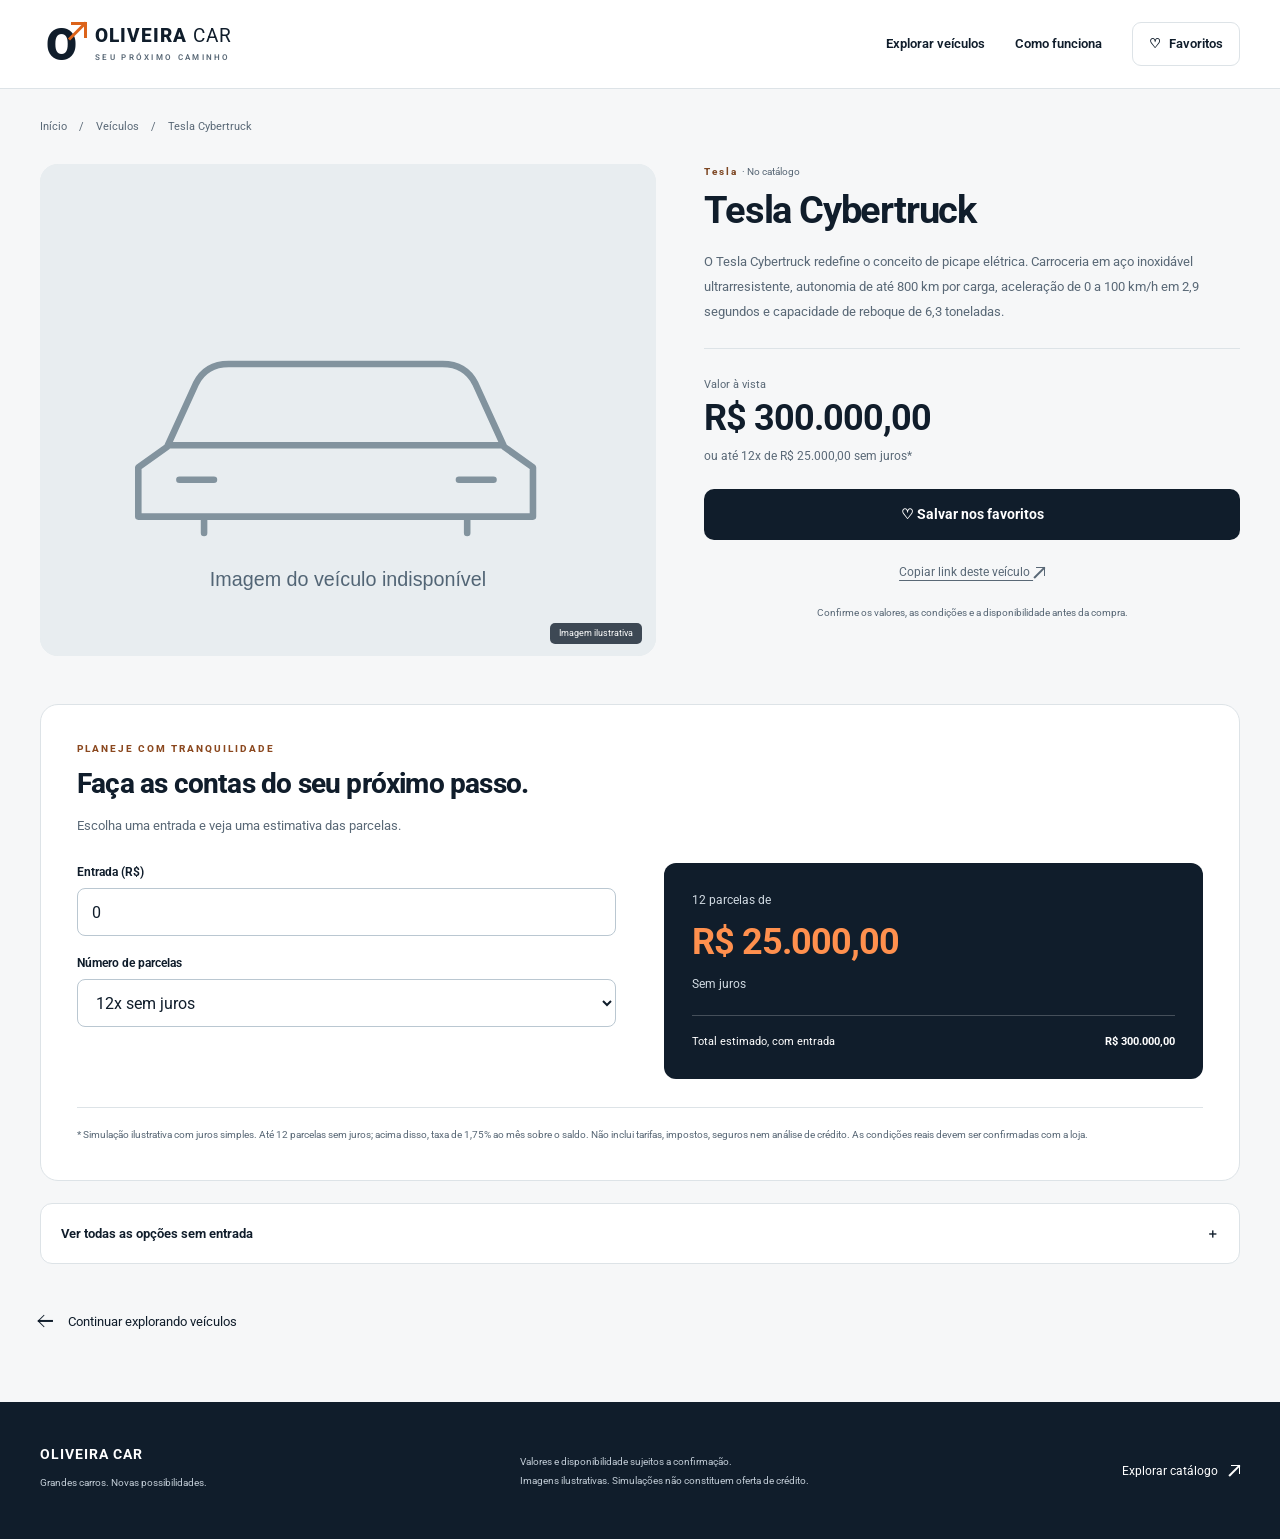
<file: produto-3.html>
<!DOCTYPE html>
<html lang="pt-BR">
<head>
<meta charset="UTF-8"><meta name="viewport" content="width=device-width, initial-scale=1">
<meta name="description" content="O Tesla Cybertruck redefine o conceito de picape elétrica. Carroceria em aço inoxidável ultrarresistente, autonomia de até 800 km por carga, aceleração de 0 a 100 km/h em 2,9 segundos e capacidade de reboque de 6,3 toneladas."><meta name="theme-color" content="#101d2b">
<title>Tesla Cybertruck · Oliveira Car</title>
<link rel="icon" href="img/favicon.svg" type="image/svg+xml">
<link rel="stylesheet" href="css/style.css"><script src="js/site.js" defer></script>
</head>
<body>
<a class="skip-link" href="#conteudo">Pular para o conteúdo</a>
<header class="site-header"><div class="wrap header-inner">
<a class="logo" href="index.html" aria-label="Oliveira Car, início"><span class="logo-mark" aria-hidden="true">O<span class="arrow" aria-hidden="true"></span></span><span>OLIVEIRA<span class="logo-car"> CAR</span><small>SEU PRÓXIMO CAMINHO</small></span></a>
<nav aria-label="Principal"><a href="index.html#estoque">Explorar veículos</a><a class="nav-secondary" href="index.html#como-funciona">Como funciona</a><a class="nav-saved" href="index.html?favoritos=1#estoque" aria-label="Ver meus favoritos">♡ <span>Favoritos</span></a></nav>
</div></header>
<main id="conteudo" class="wrap detail-page">
<nav class="breadcrumb" aria-label="Localização"><a href="index.html">Início</a><span>/</span><a href="index.html#estoque">Veículos</a><span>/</span><span aria-current="page">Tesla Cybertruck</span></nav>
<div class="detail-grid"><section class="detail-photo" aria-label="Foto do veículo"><img src="https://miamiimports.com.br/wp-content/uploads/2024/05/TESLA-CYBERTRUCK-FENTE-DIREITA.jpg" alt="Tesla Cybertruck" width="900" height="700" data-car-image><span class="photo-caption">Imagem ilustrativa</span></section>
<section class="detail-summary"><p class="eyebrow">Tesla <span class="status-text">· No catálogo</span></p><h1>Tesla Cybertruck</h1><p class="detail-description">O Tesla Cybertruck redefine o conceito de picape elétrica. Carroceria em aço inoxidável ultrarresistente, autonomia de até 800 km por carga, aceleração de 0 a 100 km/h em 2,9 segundos e capacidade de reboque de 6,3 toneladas.</p><div class="detail-price"><span>Valor à vista</span><strong>R$ 300.000,00</strong><p>ou até 12x de R$ 25.000,00 sem juros*</p></div>
<button class="button button-dark" type="button" data-favorite="3" data-label="Tesla Cybertruck" data-favorite-text aria-pressed="false">♡ Salvar nos favoritos</button><button class="text-button" type="button" id="share-vehicle">Copiar link deste veículo <span class="arrow" aria-hidden="true"></span></button><p class="small-print">Confirme os valores, as condições e a disponibilidade antes da compra.</p></section></div>
<section class="simulator" aria-labelledby="sim-title" data-simulator data-value="300000" data-interest="1.75" data-free="12"><div class="simulation-heading"><p class="eyebrow">PLANEJE COM TRANQUILIDADE</p><h2 id="sim-title">Faça as contas do seu próximo passo.</h2><p>Escolha uma entrada e veja uma estimativa das parcelas.</p></div><div class="simulation-body"><div class="simulation-controls"><label for="down-payment">Entrada (R$)</label><input id="down-payment" type="number" value="0" min="0" max="300000" step="0.01" inputmode="decimal" aria-describedby="payment-error"><p id="payment-error" class="input-error" role="alert" hidden>Informe uma entrada entre zero e o valor do veículo.</p><label for="months">Número de parcelas</label><select id="months"><option value="1" >1x sem juros</option><option value="2" >2x sem juros</option><option value="3" >3x sem juros</option><option value="4" >4x sem juros</option><option value="5" >5x sem juros</option><option value="6" >6x sem juros</option><option value="7" >7x sem juros</option><option value="8" >8x sem juros</option><option value="9" >9x sem juros</option><option value="10" >10x sem juros</option><option value="11" >11x sem juros</option><option value="12" selected>12x sem juros</option><option value="13" >13x com juros simples</option><option value="14" >14x com juros simples</option><option value="15" >15x com juros simples</option><option value="16" >16x com juros simples</option><option value="17" >17x com juros simples</option><option value="18" >18x com juros simples</option><option value="19" >19x com juros simples</option><option value="20" >20x com juros simples</option><option value="21" >21x com juros simples</option><option value="22" >22x com juros simples</option><option value="23" >23x com juros simples</option><option value="24" >24x com juros simples</option><option value="25" >25x com juros simples</option><option value="26" >26x com juros simples</option><option value="27" >27x com juros simples</option><option value="28" >28x com juros simples</option><option value="29" >29x com juros simples</option><option value="30" >30x com juros simples</option><option value="31" >31x com juros simples</option><option value="32" >32x com juros simples</option><option value="33" >33x com juros simples</option><option value="34" >34x com juros simples</option><option value="35" >35x com juros simples</option><option value="36" >36x com juros simples</option></select></div><div class="simulation-result" aria-live="polite" aria-atomic="true"><span id="payment-label">12 parcelas de</span><strong id="payment-value">R$ 25.000,00</strong><span id="payment-interest">Sem juros</span><div><span>Total estimado, com entrada</span><b id="payment-total">R$ 300.000,00</b></div></div></div><p class="simulation-disclaimer">* Simulação ilustrativa com juros simples. Até 12 parcelas sem juros; acima disso, taxa de 1,75% ao mês sobre o saldo. Não inclui tarifas, impostos, seguros nem análise de crédito. As condições reais devem ser confirmadas com a loja.</p><noscript><p class="notice">Ative o JavaScript para recalcular a simulação. A estimativa exibida considera entrada zero.</p></noscript></section>
<details class="payment-details"><summary>Ver todas as opções sem entrada <span aria-hidden="true">＋</span></summary><div class="table-scroll" role="region" aria-label="Tabela de parcelas" tabindex="0"><table><caption>Simulação ilustrativa para Tesla Cybertruck, sem entrada</caption><thead><tr><th scope="col">Parcelas</th><th scope="col">Valor por parcela</th><th scope="col">Total estimado</th><th scope="col">Condição</th></tr></thead><tbody><tr><th scope="row">1x</th><td>R$ 300.000,00</td><td>R$ 300.000,00</td><td>Sem juros</td></tr><tr><th scope="row">2x</th><td>R$ 150.000,00</td><td>R$ 300.000,00</td><td>Sem juros</td></tr><tr><th scope="row">3x</th><td>R$ 100.000,00</td><td>R$ 300.000,00</td><td>Sem juros</td></tr><tr><th scope="row">4x</th><td>R$ 75.000,00</td><td>R$ 300.000,00</td><td>Sem juros</td></tr><tr><th scope="row">5x</th><td>R$ 60.000,00</td><td>R$ 300.000,00</td><td>Sem juros</td></tr><tr><th scope="row">6x</th><td>R$ 50.000,00</td><td>R$ 300.000,00</td><td>Sem juros</td></tr><tr><th scope="row">7x</th><td>R$ 42.857,14</td><td>R$ 300.000,00</td><td>Sem juros</td></tr><tr><th scope="row">8x</th><td>R$ 37.500,00</td><td>R$ 300.000,00</td><td>Sem juros</td></tr><tr><th scope="row">9x</th><td>R$ 33.333,33</td><td>R$ 300.000,00</td><td>Sem juros</td></tr><tr><th scope="row">10x</th><td>R$ 30.000,00</td><td>R$ 300.000,00</td><td>Sem juros</td></tr><tr><th scope="row">11x</th><td>R$ 27.272,73</td><td>R$ 300.000,00</td><td>Sem juros</td></tr><tr><th scope="row">12x</th><td>R$ 25.000,00</td><td>R$ 300.000,00</td><td>Sem juros</td></tr><tr><th scope="row">13x</th><td>R$ 28.326,92</td><td>R$ 368.250,00</td><td>Juros simples</td></tr><tr><th scope="row">14x</th><td>R$ 26.678,57</td><td>R$ 373.500,00</td><td>Juros simples</td></tr><tr><th scope="row">15x</th><td>R$ 25.250,00</td><td>R$ 378.750,00</td><td>Juros simples</td></tr><tr><th scope="row">16x</th><td>R$ 24.000,00</td><td>R$ 384.000,00</td><td>Juros simples</td></tr><tr><th scope="row">17x</th><td>R$ 22.897,06</td><td>R$ 389.250,00</td><td>Juros simples</td></tr><tr><th scope="row">18x</th><td>R$ 21.916,67</td><td>R$ 394.500,00</td><td>Juros simples</td></tr><tr><th scope="row">19x</th><td>R$ 21.039,47</td><td>R$ 399.750,00</td><td>Juros simples</td></tr><tr><th scope="row">20x</th><td>R$ 20.250,00</td><td>R$ 405.000,00</td><td>Juros simples</td></tr><tr><th scope="row">21x</th><td>R$ 19.535,71</td><td>R$ 410.250,00</td><td>Juros simples</td></tr><tr><th scope="row">22x</th><td>R$ 18.886,36</td><td>R$ 415.500,00</td><td>Juros simples</td></tr><tr><th scope="row">23x</th><td>R$ 18.293,48</td><td>R$ 420.750,00</td><td>Juros simples</td></tr><tr><th scope="row">24x</th><td>R$ 17.750,00</td><td>R$ 426.000,00</td><td>Juros simples</td></tr><tr><th scope="row">25x</th><td>R$ 17.250,00</td><td>R$ 431.250,00</td><td>Juros simples</td></tr><tr><th scope="row">26x</th><td>R$ 16.788,46</td><td>R$ 436.500,00</td><td>Juros simples</td></tr><tr><th scope="row">27x</th><td>R$ 16.361,11</td><td>R$ 441.750,00</td><td>Juros simples</td></tr><tr><th scope="row">28x</th><td>R$ 15.964,29</td><td>R$ 447.000,00</td><td>Juros simples</td></tr><tr><th scope="row">29x</th><td>R$ 15.594,83</td><td>R$ 452.250,00</td><td>Juros simples</td></tr><tr><th scope="row">30x</th><td>R$ 15.250,00</td><td>R$ 457.500,00</td><td>Juros simples</td></tr><tr><th scope="row">31x</th><td>R$ 14.927,42</td><td>R$ 462.750,00</td><td>Juros simples</td></tr><tr><th scope="row">32x</th><td>R$ 14.625,00</td><td>R$ 468.000,00</td><td>Juros simples</td></tr><tr><th scope="row">33x</th><td>R$ 14.340,91</td><td>R$ 473.250,00</td><td>Juros simples</td></tr><tr><th scope="row">34x</th><td>R$ 14.073,53</td><td>R$ 478.500,00</td><td>Juros simples</td></tr><tr><th scope="row">35x</th><td>R$ 13.821,43</td><td>R$ 483.750,00</td><td>Juros simples</td></tr><tr><th scope="row">36x</th><td>R$ 13.583,33</td><td>R$ 489.000,00</td><td>Juros simples</td></tr></tbody></table></div></details>
<a class="back-link" href="index.html#estoque"><span class="arrow arrow-back" aria-hidden="true"></span> Continuar explorando veículos</a>
</main>
<footer class="site-footer"><div class="wrap footer-inner"><div><strong>OLIVEIRA CAR</strong><p>Grandes carros. Novas possibilidades.</p></div><p>Valores e disponibilidade sujeitos a confirmação.<br>Imagens ilustrativas. Simulações não constituem oferta de crédito.</p><a href="index.html#estoque">Explorar catálogo <span class="arrow" aria-hidden="true"></span></a></div></footer>
<p class="toast" id="toast" role="status" hidden></p>
</body></html>
</file>
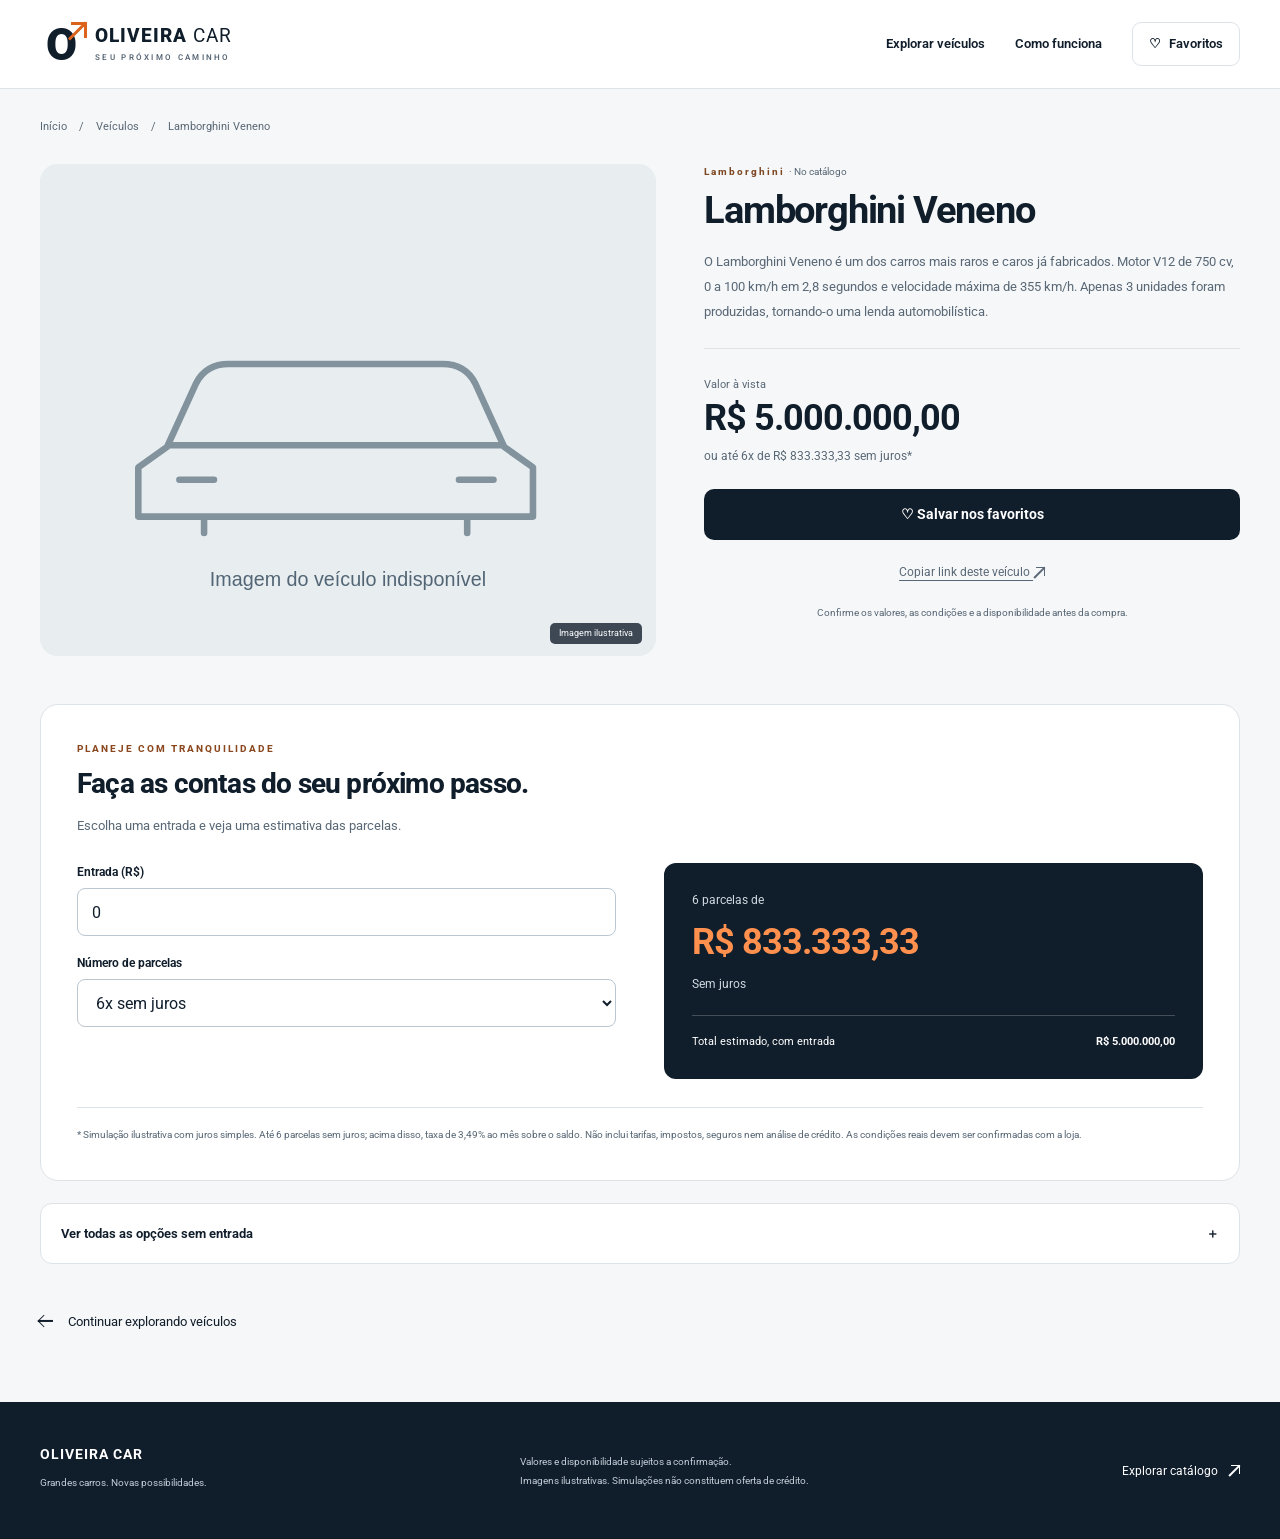
<file: produto-4.html>
<!DOCTYPE html>
<html lang="pt-BR">
<head>
<meta charset="UTF-8"><meta name="viewport" content="width=device-width, initial-scale=1">
<meta name="description" content="O Lamborghini Veneno é um dos carros mais raros e caros já fabricados. Motor V12 de 750 cv, 0 a 100 km/h em 2,8 segundos e velocidade máxima de 355 km/h. Apenas 3 unidades foram produzidas, tornando-o uma lenda automobilística."><meta name="theme-color" content="#101d2b">
<title>Lamborghini Veneno · Oliveira Car</title>
<link rel="icon" href="img/favicon.svg" type="image/svg+xml">
<link rel="stylesheet" href="css/style.css"><script src="js/site.js" defer></script>
</head>
<body>
<a class="skip-link" href="#conteudo">Pular para o conteúdo</a>
<header class="site-header"><div class="wrap header-inner">
<a class="logo" href="index.html" aria-label="Oliveira Car, início"><span class="logo-mark" aria-hidden="true">O<span class="arrow" aria-hidden="true"></span></span><span>OLIVEIRA<span class="logo-car"> CAR</span><small>SEU PRÓXIMO CAMINHO</small></span></a>
<nav aria-label="Principal"><a href="index.html#estoque">Explorar veículos</a><a class="nav-secondary" href="index.html#como-funciona">Como funciona</a><a class="nav-saved" href="index.html?favoritos=1#estoque" aria-label="Ver meus favoritos">♡ <span>Favoritos</span></a></nav>
</div></header>
<main id="conteudo" class="wrap detail-page">
<nav class="breadcrumb" aria-label="Localização"><a href="index.html">Início</a><span>/</span><a href="index.html#estoque">Veículos</a><span>/</span><span aria-current="page">Lamborghini Veneno</span></nav>
<div class="detail-grid"><section class="detail-photo" aria-label="Foto do veículo"><img src="https://upload.wikimedia.org/wikipedia/commons/thumb/0/07/Geneva_MotorShow_2013_-_Lamborghini_Veneno_1.jpg/1280px-Geneva_MotorShow_2013_-_Lamborghini_Veneno_1.jpg" alt="Lamborghini Veneno" width="900" height="700" data-car-image><span class="photo-caption">Imagem ilustrativa</span></section>
<section class="detail-summary"><p class="eyebrow">Lamborghini <span class="status-text">· No catálogo</span></p><h1>Lamborghini Veneno</h1><p class="detail-description">O Lamborghini Veneno é um dos carros mais raros e caros já fabricados. Motor V12 de 750 cv, 0 a 100 km/h em 2,8 segundos e velocidade máxima de 355 km/h. Apenas 3 unidades foram produzidas, tornando-o uma lenda automobilística.</p><div class="detail-price"><span>Valor à vista</span><strong>R$ 5.000.000,00</strong><p>ou até 6x de R$ 833.333,33 sem juros*</p></div>
<button class="button button-dark" type="button" data-favorite="4" data-label="Lamborghini Veneno" data-favorite-text aria-pressed="false">♡ Salvar nos favoritos</button><button class="text-button" type="button" id="share-vehicle">Copiar link deste veículo <span class="arrow" aria-hidden="true"></span></button><p class="small-print">Confirme os valores, as condições e a disponibilidade antes da compra.</p></section></div>
<section class="simulator" aria-labelledby="sim-title" data-simulator data-value="5000000" data-interest="3.49" data-free="6"><div class="simulation-heading"><p class="eyebrow">PLANEJE COM TRANQUILIDADE</p><h2 id="sim-title">Faça as contas do seu próximo passo.</h2><p>Escolha uma entrada e veja uma estimativa das parcelas.</p></div><div class="simulation-body"><div class="simulation-controls"><label for="down-payment">Entrada (R$)</label><input id="down-payment" type="number" value="0" min="0" max="5000000" step="0.01" inputmode="decimal" aria-describedby="payment-error"><p id="payment-error" class="input-error" role="alert" hidden>Informe uma entrada entre zero e o valor do veículo.</p><label for="months">Número de parcelas</label><select id="months"><option value="1" >1x sem juros</option><option value="2" >2x sem juros</option><option value="3" >3x sem juros</option><option value="4" >4x sem juros</option><option value="5" >5x sem juros</option><option value="6" selected>6x sem juros</option><option value="7" >7x com juros simples</option><option value="8" >8x com juros simples</option><option value="9" >9x com juros simples</option><option value="10" >10x com juros simples</option><option value="11" >11x com juros simples</option><option value="12" >12x com juros simples</option><option value="13" >13x com juros simples</option><option value="14" >14x com juros simples</option><option value="15" >15x com juros simples</option><option value="16" >16x com juros simples</option><option value="17" >17x com juros simples</option><option value="18" >18x com juros simples</option><option value="19" >19x com juros simples</option><option value="20" >20x com juros simples</option><option value="21" >21x com juros simples</option><option value="22" >22x com juros simples</option><option value="23" >23x com juros simples</option><option value="24" >24x com juros simples</option><option value="25" >25x com juros simples</option><option value="26" >26x com juros simples</option><option value="27" >27x com juros simples</option><option value="28" >28x com juros simples</option><option value="29" >29x com juros simples</option><option value="30" >30x com juros simples</option><option value="31" >31x com juros simples</option><option value="32" >32x com juros simples</option><option value="33" >33x com juros simples</option><option value="34" >34x com juros simples</option><option value="35" >35x com juros simples</option><option value="36" >36x com juros simples</option><option value="37" >37x com juros simples</option><option value="38" >38x com juros simples</option><option value="39" >39x com juros simples</option><option value="40" >40x com juros simples</option><option value="41" >41x com juros simples</option><option value="42" >42x com juros simples</option><option value="43" >43x com juros simples</option><option value="44" >44x com juros simples</option><option value="45" >45x com juros simples</option><option value="46" >46x com juros simples</option><option value="47" >47x com juros simples</option><option value="48" >48x com juros simples</option><option value="49" >49x com juros simples</option><option value="50" >50x com juros simples</option><option value="51" >51x com juros simples</option><option value="52" >52x com juros simples</option><option value="53" >53x com juros simples</option><option value="54" >54x com juros simples</option><option value="55" >55x com juros simples</option><option value="56" >56x com juros simples</option><option value="57" >57x com juros simples</option><option value="58" >58x com juros simples</option><option value="59" >59x com juros simples</option><option value="60" >60x com juros simples</option></select></div><div class="simulation-result" aria-live="polite" aria-atomic="true"><span id="payment-label">6 parcelas de</span><strong id="payment-value">R$ 833.333,33</strong><span id="payment-interest">Sem juros</span><div><span>Total estimado, com entrada</span><b id="payment-total">R$ 5.000.000,00</b></div></div></div><p class="simulation-disclaimer">* Simulação ilustrativa com juros simples. Até 6 parcelas sem juros; acima disso, taxa de 3,49% ao mês sobre o saldo. Não inclui tarifas, impostos, seguros nem análise de crédito. As condições reais devem ser confirmadas com a loja.</p><noscript><p class="notice">Ative o JavaScript para recalcular a simulação. A estimativa exibida considera entrada zero.</p></noscript></section>
<details class="payment-details"><summary>Ver todas as opções sem entrada <span aria-hidden="true">＋</span></summary><div class="table-scroll" role="region" aria-label="Tabela de parcelas" tabindex="0"><table><caption>Simulação ilustrativa para Lamborghini Veneno, sem entrada</caption><thead><tr><th scope="col">Parcelas</th><th scope="col">Valor por parcela</th><th scope="col">Total estimado</th><th scope="col">Condição</th></tr></thead><tbody><tr><th scope="row">1x</th><td>R$ 5.000.000,00</td><td>R$ 5.000.000,00</td><td>Sem juros</td></tr><tr><th scope="row">2x</th><td>R$ 2.500.000,00</td><td>R$ 5.000.000,00</td><td>Sem juros</td></tr><tr><th scope="row">3x</th><td>R$ 1.666.666,67</td><td>R$ 5.000.000,00</td><td>Sem juros</td></tr><tr><th scope="row">4x</th><td>R$ 1.250.000,00</td><td>R$ 5.000.000,00</td><td>Sem juros</td></tr><tr><th scope="row">5x</th><td>R$ 1.000.000,00</td><td>R$ 5.000.000,00</td><td>Sem juros</td></tr><tr><th scope="row">6x</th><td>R$ 833.333,33</td><td>R$ 5.000.000,00</td><td>Sem juros</td></tr><tr><th scope="row">7x</th><td>R$ 888.785,71</td><td>R$ 6.221.500,00</td><td>Juros simples</td></tr><tr><th scope="row">8x</th><td>R$ 799.500,00</td><td>R$ 6.396.000,00</td><td>Juros simples</td></tr><tr><th scope="row">9x</th><td>R$ 730.055,56</td><td>R$ 6.570.500,00</td><td>Juros simples</td></tr><tr><th scope="row">10x</th><td>R$ 674.500,00</td><td>R$ 6.745.000,00</td><td>Juros simples</td></tr><tr><th scope="row">11x</th><td>R$ 629.045,45</td><td>R$ 6.919.500,00</td><td>Juros simples</td></tr><tr><th scope="row">12x</th><td>R$ 591.166,67</td><td>R$ 7.094.000,00</td><td>Juros simples</td></tr><tr><th scope="row">13x</th><td>R$ 559.115,38</td><td>R$ 7.268.500,00</td><td>Juros simples</td></tr><tr><th scope="row">14x</th><td>R$ 531.642,86</td><td>R$ 7.443.000,00</td><td>Juros simples</td></tr><tr><th scope="row">15x</th><td>R$ 507.833,33</td><td>R$ 7.617.500,00</td><td>Juros simples</td></tr><tr><th scope="row">16x</th><td>R$ 487.000,00</td><td>R$ 7.792.000,00</td><td>Juros simples</td></tr><tr><th scope="row">17x</th><td>R$ 468.617,65</td><td>R$ 7.966.500,00</td><td>Juros simples</td></tr><tr><th scope="row">18x</th><td>R$ 452.277,78</td><td>R$ 8.141.000,00</td><td>Juros simples</td></tr><tr><th scope="row">19x</th><td>R$ 437.657,89</td><td>R$ 8.315.500,00</td><td>Juros simples</td></tr><tr><th scope="row">20x</th><td>R$ 424.500,00</td><td>R$ 8.490.000,00</td><td>Juros simples</td></tr><tr><th scope="row">21x</th><td>R$ 412.595,24</td><td>R$ 8.664.500,00</td><td>Juros simples</td></tr><tr><th scope="row">22x</th><td>R$ 401.772,73</td><td>R$ 8.839.000,00</td><td>Juros simples</td></tr><tr><th scope="row">23x</th><td>R$ 391.891,30</td><td>R$ 9.013.500,00</td><td>Juros simples</td></tr><tr><th scope="row">24x</th><td>R$ 382.833,33</td><td>R$ 9.188.000,00</td><td>Juros simples</td></tr><tr><th scope="row">25x</th><td>R$ 374.500,00</td><td>R$ 9.362.500,00</td><td>Juros simples</td></tr><tr><th scope="row">26x</th><td>R$ 366.807,69</td><td>R$ 9.537.000,00</td><td>Juros simples</td></tr><tr><th scope="row">27x</th><td>R$ 359.685,19</td><td>R$ 9.711.500,00</td><td>Juros simples</td></tr><tr><th scope="row">28x</th><td>R$ 353.071,43</td><td>R$ 9.886.000,00</td><td>Juros simples</td></tr><tr><th scope="row">29x</th><td>R$ 346.913,79</td><td>R$ 10.060.500,00</td><td>Juros simples</td></tr><tr><th scope="row">30x</th><td>R$ 341.166,67</td><td>R$ 10.235.000,00</td><td>Juros simples</td></tr><tr><th scope="row">31x</th><td>R$ 335.790,32</td><td>R$ 10.409.500,00</td><td>Juros simples</td></tr><tr><th scope="row">32x</th><td>R$ 330.750,00</td><td>R$ 10.584.000,00</td><td>Juros simples</td></tr><tr><th scope="row">33x</th><td>R$ 326.015,15</td><td>R$ 10.758.500,00</td><td>Juros simples</td></tr><tr><th scope="row">34x</th><td>R$ 321.558,82</td><td>R$ 10.933.000,00</td><td>Juros simples</td></tr><tr><th scope="row">35x</th><td>R$ 317.357,14</td><td>R$ 11.107.500,00</td><td>Juros simples</td></tr><tr><th scope="row">36x</th><td>R$ 313.388,89</td><td>R$ 11.282.000,00</td><td>Juros simples</td></tr><tr><th scope="row">37x</th><td>R$ 309.635,14</td><td>R$ 11.456.500,00</td><td>Juros simples</td></tr><tr><th scope="row">38x</th><td>R$ 306.078,95</td><td>R$ 11.631.000,00</td><td>Juros simples</td></tr><tr><th scope="row">39x</th><td>R$ 302.705,13</td><td>R$ 11.805.500,00</td><td>Juros simples</td></tr><tr><th scope="row">40x</th><td>R$ 299.500,00</td><td>R$ 11.980.000,00</td><td>Juros simples</td></tr><tr><th scope="row">41x</th><td>R$ 296.451,22</td><td>R$ 12.154.500,00</td><td>Juros simples</td></tr><tr><th scope="row">42x</th><td>R$ 293.547,62</td><td>R$ 12.329.000,00</td><td>Juros simples</td></tr><tr><th scope="row">43x</th><td>R$ 290.779,07</td><td>R$ 12.503.500,00</td><td>Juros simples</td></tr><tr><th scope="row">44x</th><td>R$ 288.136,36</td><td>R$ 12.678.000,00</td><td>Juros simples</td></tr><tr><th scope="row">45x</th><td>R$ 285.611,11</td><td>R$ 12.852.500,00</td><td>Juros simples</td></tr><tr><th scope="row">46x</th><td>R$ 283.195,65</td><td>R$ 13.027.000,00</td><td>Juros simples</td></tr><tr><th scope="row">47x</th><td>R$ 280.882,98</td><td>R$ 13.201.500,00</td><td>Juros simples</td></tr><tr><th scope="row">48x</th><td>R$ 278.666,67</td><td>R$ 13.376.000,00</td><td>Juros simples</td></tr><tr><th scope="row">49x</th><td>R$ 276.540,82</td><td>R$ 13.550.500,00</td><td>Juros simples</td></tr><tr><th scope="row">50x</th><td>R$ 274.500,00</td><td>R$ 13.725.000,00</td><td>Juros simples</td></tr><tr><th scope="row">51x</th><td>R$ 272.539,22</td><td>R$ 13.899.500,00</td><td>Juros simples</td></tr><tr><th scope="row">52x</th><td>R$ 270.653,85</td><td>R$ 14.074.000,00</td><td>Juros simples</td></tr><tr><th scope="row">53x</th><td>R$ 268.839,62</td><td>R$ 14.248.500,00</td><td>Juros simples</td></tr><tr><th scope="row">54x</th><td>R$ 267.092,59</td><td>R$ 14.423.000,00</td><td>Juros simples</td></tr><tr><th scope="row">55x</th><td>R$ 265.409,09</td><td>R$ 14.597.500,00</td><td>Juros simples</td></tr><tr><th scope="row">56x</th><td>R$ 263.785,71</td><td>R$ 14.772.000,00</td><td>Juros simples</td></tr><tr><th scope="row">57x</th><td>R$ 262.219,30</td><td>R$ 14.946.500,00</td><td>Juros simples</td></tr><tr><th scope="row">58x</th><td>R$ 260.706,90</td><td>R$ 15.121.000,00</td><td>Juros simples</td></tr><tr><th scope="row">59x</th><td>R$ 259.245,76</td><td>R$ 15.295.500,00</td><td>Juros simples</td></tr><tr><th scope="row">60x</th><td>R$ 257.833,33</td><td>R$ 15.470.000,00</td><td>Juros simples</td></tr></tbody></table></div></details>
<a class="back-link" href="index.html#estoque"><span class="arrow arrow-back" aria-hidden="true"></span> Continuar explorando veículos</a>
</main>
<footer class="site-footer"><div class="wrap footer-inner"><div><strong>OLIVEIRA CAR</strong><p>Grandes carros. Novas possibilidades.</p></div><p>Valores e disponibilidade sujeitos a confirmação.<br>Imagens ilustrativas. Simulações não constituem oferta de crédito.</p><a href="index.html#estoque">Explorar catálogo <span class="arrow" aria-hidden="true"></span></a></div></footer>
<p class="toast" id="toast" role="status" hidden></p>
</body></html>
</file>
<file: css/style.css>
@font-face {
    font-family:Roboto;
    src:url('../fontes/Roboto-VariableFont_wdth,wght.ttf') format('truetype');
    font-weight:100 900;
    font-display:swap;
}

:root {
    --ink:#101d2b;
    --muted:#596876;
    --paper:#f6f7f8;
    --orange:#ff904e;
    --line:#dde3e7;
    --white:#fff;
    --radius:18px;
}

* {
    box-sizing:border-box;
}

html {
    scroll-behavior:smooth;
    scroll-padding-top:110px;
}

body {
    margin:0;
    background:var(--paper);
    color:var(--ink);
    font-family:Roboto,Arial,sans-serif;
    line-height:1.5;
}

a {
    color:inherit;
}

button,input,select {
    font:inherit;
}

button,a,input,select {
    -webkit-tap-highlight-color:transparent;
}

button {
    cursor:pointer;
}

img {
    display:block;
    max-width:100%;
}

button:focus-visible,a:focus-visible,input:focus-visible,select:focus-visible,summary:focus-visible {
    outline:3px solid #236ed4;
    outline-offset:4px;
}

[hidden] {
    display:none!important;
}

.wrap {
    width:min(1200px,calc(100% - 64px));
    margin-inline:auto;
}

.skip-link {
    position:fixed;
    top:-100px;
    left:20px;
    background:#fff;
    padding:12px;
    z-index:200;
}

.skip-link:focus {
    top:12px;
}

.site-header {
    position:sticky;
    top:0;
    z-index:50;
    background:#fff;
    border-bottom:1px solid var(--line);
}

.header-inner {
    height:88px;
    display:flex;
    align-items:center;
    justify-content:space-between;
    gap:24px;
}

.logo {
    display:flex;
    align-items:center;
    gap:12px;
    text-decoration:none;
    font-size:19px;
    font-weight:850;
    letter-spacing:1px;
    line-height:1.1;
}

.logo-car {
    font-weight:400;
}

.logo small {
    display:block;
    font-size:8px;
    letter-spacing:2.3px;
    margin-top:7px;
    color:var(--muted);
    font-weight:600;
}

.logo-mark {
    position:relative;
    display:grid;
    place-items:center;
    color:var(--ink);
    font-size:45px;
    line-height:1;
    font-weight:900;
    width:43px;
}

.logo-mark span {
    position:absolute;
    font-size:32px;
    color:#dc631a;
    right:-3px;
    top:-6px;
}

.header-inner nav {
    display:flex;
    align-items:center;
    gap:30px;
    font-size:13px;
    font-weight:600;
}

.header-inner nav a {
    text-decoration:none;
}

.header-inner nav a:hover {
    color:#b84a0d;
}

.nav-saved {
    padding:11px 16px;
    border:1px solid var(--line);
    border-radius:9px;
    display:flex;
    gap:8px;
}

.hero {
    background:var(--ink);
    color:#fff;
    overflow:hidden;
}

.hero-grid {
    display:grid;
    grid-template-columns:1.1fr 1fr;
    gap:60px;
    align-items:center;
    padding-block:64px;
}

.eyebrow {
    font-size:10px;
    letter-spacing:2px;
    font-weight:750;
    margin:0 0 16px;
}

.hero .eyebrow {
    color:#c5d1db;
}

.dot {
    display:inline-block;
    width:7px;
    height:7px;
    background:var(--orange);
    border-radius:50%;
    margin-right:5px;
}

.hero h1 {
    font-size:clamp(32px,3.7vw,50px);
    line-height:1.14;
    letter-spacing:-1.8px;
    font-weight:800;
    margin:0 0 22px;
}

.hero h1 em {
    font-style:normal;
    color:var(--orange);
}

.hero-description {
    color:#bdc9d4;
    font-size:15px;
    max-width:425px;
    margin-bottom:28px;
    line-height:1.8;
}

.button {
    display:inline-flex;
    align-items:center;
    justify-content:center;
    gap:25px;
    text-decoration:none;
    border:0;
    border-radius:10px;
    padding:15px 23px;
    font-weight:700;
    font-size:14px;
    min-height:48px;
    transition:background .2s,transform .2s;
}

.button:hover {
    transform:translateY(-2px);
}

.button-orange {
    background:var(--orange);
    color:var(--ink);
}

.button-orange:hover {
    background:#ffa36d;
}

.button-dark {
    background:var(--ink);
    color:#fff;
}

.button-outline {
    background:transparent;
    border:1px solid #c3cdd5;
    color:var(--ink);
}

.hero-notes {
    display:flex;
    flex-wrap:wrap;
    gap:18px;
    margin-top:26px;
    color:#c4d0da;
    font-size:10px;
}

.hero-visual {
    position:relative;
    border-radius:22px;
    overflow:hidden;
    height:350px;
    background:#233445;
}

.hero-visual>img {
    width:100%;
    height:100%;
    object-fit:cover;
}

.hero-visual::after {
    content:'';
    position:absolute;
    inset:40% 0 0;
    background:linear-gradient(transparent,#07111de6);
    pointer-events:none;
}

.hero-label {
    position:absolute;
    z-index:2;
    top:22px;
    left:22px;
    background:#ffffffed;
    color:var(--ink);
    padding:7px 12px;
    font-size:9px;
    font-weight:750;
    letter-spacing:1.6px;
    border-radius:5px;
}

.hero-vehicle {
    position:absolute;
    z-index:2;
    bottom:24px;
    left:26px;
    right:26px;
    display:flex;
    justify-content:space-between;
    align-items:end;
}

.hero-vehicle small {
    font-size:9px;
    letter-spacing:1.4px;
    color:#ccd7de;
}

.hero-vehicle strong {
    display:block;
    font-size:28px;
    line-height:1.3;
}

.hero-vehicle a {
    display:grid;
    place-items:center;
    width:42px;
    height:42px;
    border-radius:50%;
    border:1px solid #ffffff70;
    text-decoration:none;
    font-size:22px;
}

.catalog {
    padding-block:64px 76px;
}

.section-heading {
    display:flex;
    align-items:end;
    justify-content:space-between;
    gap:24px;
    margin-bottom:28px;
}

.section-heading .eyebrow {
    color:#8b481f;
    margin-bottom:8px;
}

.section-heading h2,.simulation-heading h2 {
    font-size:28px;
    line-height:1.3;
    letter-spacing:-.8px;
    margin:0;
    font-weight:750;
}

.section-heading>p {
    font-size:12px;
    color:var(--muted);
    margin:0;
    line-height:1.7;
}

.filters {
    display:grid;
    grid-template-columns:1.7fr 1fr 1fr auto;
    align-items:center;
    gap:0;
    border:1px solid var(--line);
    background:#fff;
    border-radius:12px;
    padding:15px 10px;
    margin-bottom:23px;
}

.filters label {
    min-width:0;
    display:block;
    padding:0 18px;
    border-right:1px solid var(--line);
}

.filters label>span {
    display:block;
    font-size:10px;
    font-weight:700;
    margin-bottom:5px;
}

.filters input,.filters select {
    border:0;
    background:transparent;
    width:100%;
    color:var(--muted);
    font-size:13px;
    min-height:30px;
}

.filters input {
    padding:0;
}

.reset-button {
    background:none;
    border:0;
    text-decoration:underline;
    text-underline-offset:4px;
    color:var(--muted);
    font-size:11px;
    padding:12px 18px;
    min-height:44px;
}

.catalog-toolbar {
    display:flex;
    align-items:center;
    justify-content:space-between;
    gap:16px;
    margin-bottom:22px;
}

.catalog-toolbar>p {
    font-size:12px;
    color:var(--muted);
    margin:0;
}

.toolbar-actions {
    display:flex;
    align-items:center;
    gap:16px;
}

.saved-filter {
    border:1px solid var(--line);
    border-radius:8px;
    background:#fff;
    padding:10px 12px;
    font-size:11px;
    min-height:42px;
}

.saved-filter[aria-pressed=true] {
    background:var(--ink);
    color:#fff;
    border-color:var(--ink);
}

.sort-label {
    font-size:11px;
    color:var(--muted);
    display:flex;
    align-items:center;
    gap:6px;
}

.sort-label select {
    border:0;
    background:transparent;
    font-size:11px;
    min-height:42px;
    color:var(--ink);
    font-weight:600;
    max-width:125px;
}

.vehicle-grid {
    display:grid;
    grid-template-columns:repeat(3,minmax(0,1fr));
    gap:24px;
}

.vehicle-card {
    background:#fff;
    border:1px solid var(--line);
    border-radius:var(--radius);
    overflow:hidden;
    transition:box-shadow .2s,transform .2s;
    min-width:0;
}

.vehicle-card:hover {
    transform:translateY(-4px);
    box-shadow:0 10px 26px #101d2b0c;
}

.card-media {
    position:relative;
    aspect-ratio:1.6;
    background:#e8edf0;
    overflow:hidden;
}

.card-media a {
    display:block;
    height:100%;
}

.card-media img {
    width:100%;
    height:100%;
    object-fit:cover;
    transition:transform .3s;
}

.vehicle-card:hover img {
    transform:scale(1.035);
}

.status-badge {
    position:absolute;
    left:16px;
    top:16px;
    background:#fffef6;
    color:#283e2d;
    border-radius:6px;
    padding:5px 9px;
    font-size:9px;
    font-weight:700;
    box-shadow:0 2px 8px #0001;
}

.status-badge.reserved {
    background:#fff0d0;
    color:#7c4b00;
}

.favorite-button {
    position:absolute;
    right:13px;
    top:12px;
    background:#fff;
    color:var(--ink);
    border:0;
    border-radius:50%;
    width:40px;
    height:40px;
    font-size:24px;
    box-shadow:0 2px 8px #0001;
}

.favorite-button[aria-pressed=true] {
    background:var(--ink);
    color:var(--orange);
}

.card-content {
    padding:22px;
}

.card-brand {
    text-transform:uppercase;
    letter-spacing:1.5px;
    font-size:9px;
    font-weight:700;
    color:var(--muted);
    margin:0 0 6px;
}

.card-content h3 {
    font-size:21px;
    letter-spacing:-.5px;
    margin:0 0 10px;
}

.card-content h3 a {
    text-decoration:none;
}

.card-description {
    font-size:12px;
    color:var(--muted);
    margin:0 0 20px;
    line-height:1.7;
    display:-webkit-box;
    -webkit-line-clamp:2;
    -webkit-box-orient:vertical;
    overflow:hidden;
    min-height:41px;
}

.card-price small {
    font-size:10px;
    color:var(--muted);
    display:block;
}

.card-price strong {
    display:block;
    font-size:25px;
    font-weight:800;
    letter-spacing:-.6px;
    margin:1px 0;
}

.card-price>span {
    font-size:10px;
    color:var(--muted);
}

.card-link {
    display:flex;
    align-items:center;
    justify-content:space-between;
    margin-top:20px;
    padding-top:16px;
    border-top:1px solid var(--line);
    text-decoration:none;
    font-size:12px;
    font-weight:700;
}

.card-link span {
    font-size:20px;
    color:#b34b13;
}

.empty-state {
    text-align:center;
    padding:64px 20px;
}

.empty-state>span {
    font-size:40px;
}

.empty-state h3 {
    font-size:22px;
}

.empty-state p {
    color:var(--muted);
    font-size:14px;
}

.how-it-works {
    background:#eaf0f2;
    padding-block:55px 60px;
}

.steps {
    display:grid;
    grid-template-columns:repeat(3,1fr);
    gap:45px;
}

.steps article>span {
    font-size:12px;
    color:#91502b;
    font-weight:800;
}

.steps h3 {
    font-size:17px;
    margin:12px 0 9px;
}

.steps p {
    font-size:13px;
    color:var(--muted);
    max-width:280px;
    margin:0;
    line-height:1.8;
}

.site-footer {
    background:var(--ink);
    color:#fff;
    padding-block:40px;
}

.footer-inner {
    display:flex;
    align-items:center;
    justify-content:space-between;
    gap:28px;
}

.footer-inner strong {
    font-size:14px;
    letter-spacing:1px;
}

.footer-inner p {
    font-size:10px;
    color:#c0cbd5;
    line-height:1.9;
    margin:7px 0;
}

.footer-inner>a {
    font-size:12px;
    text-decoration:none;
}

.detail-page {
    padding-block:30px 64px;
}

.breadcrumb {
    display:flex;
    flex-wrap:wrap;
    gap:12px;
    color:var(--muted);
    font-size:11px;
    margin-bottom:28px;
}

.breadcrumb a {
    text-decoration:none;
}

.detail-grid {
    display:grid;
    grid-template-columns:1.15fr 1fr;
    gap:48px;
    align-items:start;
}

.detail-photo {
    position:relative;
    aspect-ratio:1.25;
    border-radius:18px;
    overflow:hidden;
    background:#e8edf0;
}

.detail-photo img {
    width:100%;
    height:100%;
    object-fit:cover;
}

.photo-caption {
    position:absolute;
    bottom:12px;
    right:14px;
    background:#101d2bc9;
    color:#fff;
    padding:4px 9px;
    border-radius:5px;
    font-size:9px;
}

.detail-summary .eyebrow {
    color:#7e4825;
    margin-bottom:10px;
}

.status-text {
    font-weight:400;
    letter-spacing:0;
    color:var(--muted);
}

.detail-summary h1 {
    font-size:38px;
    line-height:1.15;
    letter-spacing:-1.2px;
    margin:0 0 18px;
}

.detail-description {
    font-size:13px;
    color:var(--muted);
    line-height:1.9;
}

.detail-price {
    border-top:1px solid var(--line);
    padding-top:22px;
    margin-top:24px;
    margin-bottom:24px;
}

.detail-price>span {
    font-size:11px;
    color:var(--muted);
}

.detail-price strong {
    display:block;
    font-size:36px;
    line-height:1.3;
    letter-spacing:-1px;
}

.detail-price p {
    font-size:12px;
    margin:5px 0;
    color:var(--muted);
}

.detail-summary>.button {
    width:100%;
    margin-bottom:10px;
}

.text-button {
    display:block;
    background:none;
    border:0;
    color:var(--muted);
    text-decoration:underline;
    text-underline-offset:4px;
    font-size:12px;
    padding:12px;
    margin:auto;
    min-height:44px;
}

.small-print {
    color:var(--muted);
    font-size:10px;
    text-align:center;
    line-height:1.8;
}

.simulator {
    margin-top:48px;
    background:#fff;
    border:1px solid var(--line);
    border-radius:18px;
    padding:36px;
}

.simulation-heading>.eyebrow {
    color:#8b481f;
    margin-bottom:10px;
}

.simulation-heading>p:last-child {
    font-size:13px;
    color:var(--muted);
}

.simulation-body {
    display:grid;
    grid-template-columns:1fr 1fr;
    gap:48px;
    margin-block:28px;
}

.simulation-controls label {
    display:block;
    font-size:12px;
    font-weight:650;
    margin-bottom:7px;
}

.simulation-controls input,.simulation-controls select {
    width:100%;
    height:48px;
    border:1px solid #bac7d1;
    border-radius:8px;
    background:#fff;
    padding:10px 14px;
    margin-bottom:18px;
    color:var(--ink);
}

.simulation-result {
    display:flex;
    flex-direction:column;
    background:var(--ink);
    color:#fff;
    border-radius:12px;
    padding:28px;
}

.simulation-result>span {
    font-size:12px;
    color:#d1dae2;
}

.simulation-result>strong {
    font-size:36px;
    color:var(--orange);
    letter-spacing:-1px;
    margin-block:6px;
}

.simulation-result>div {
    display:flex;
    flex-wrap:wrap;
    justify-content:space-between;
    gap:8px;
    margin-top:22px;
    padding-top:18px;
    border-top:1px solid #ffffff38;
    font-size:11px;
}

.simulation-disclaimer {
    font-size:10px;
    color:var(--muted);
    line-height:1.8;
    border-top:1px solid var(--line);
    padding-top:18px;
    margin:0;
}

.payment-details {
    margin-top:22px;
    border:1px solid var(--line);
    border-radius:12px;
    overflow:hidden;
    background:#fff;
}

.payment-details summary {
    display:flex;
    justify-content:space-between;
    cursor:pointer;
    font-size:13px;
    font-weight:650;
    padding:20px;
    list-style:none;
}

.payment-details[open] summary {
    border-bottom:1px solid var(--line);
}

.table-scroll {
    overflow:auto;
}

table {
    width:100%;
    border-collapse:collapse;
    font-size:12px;
    text-align:left;
    white-space:nowrap;
}

caption {
    text-align:left;
    font-size:11px;
    padding:12px 20px;
    color:var(--muted);
}

th,td {
    padding:12px 20px;
    border-bottom:1px solid var(--line);
}

thead th {
    background:var(--paper);
}

tbody th {
    font-weight:500;
}

tbody tr:last-child>* {
    border-bottom:0;
}

.back-link {
    display:inline-block;
    margin-top:30px;
    font-size:13px;
    text-decoration:none;
    min-height:44px;
    padding-top:10px;
}

.notice {
    padding:14px;
    background:#fff4dd;
    font-size:12px;
    border-radius:8px;
}

.input-error {
    color:#af2432;
    font-size:12px;
    margin:0 0 14px;
}

.toast {
    position:fixed;
    z-index:100;
    bottom:24px;
    left:50%;
    transform:translateX(-50%);
    background:var(--ink);
    color:#fff;
    padding:12px 20px;
    border-radius:10px;
    box-shadow:0 5px 20px #0003;
    font-size:13px;
    max-width:90vw;
}

@media(min-width:1500px) {
    .hero-grid {
        padding-block:80px;
    }
    .hero-visual {
        height:390px;
    }
}

@media(max-width:1000px) {
    .hero-grid {
        gap:28px;
    }
    .hero h1 {
        font-size:37px;
    }
    .hero-visual {
        height:320px;
    }
    .vehicle-grid {
        gap:16px;
    }
    .card-content {
        padding:18px;
    }
    .card-price strong {
        font-size:22px;
    }
    .hero-notes {
        gap:8px;
    }
    .detail-grid {
        gap:28px;
    }
    .detail-summary h1 {
        font-size:32px;
    }
}

@media(max-width:760px) {
    .wrap {
        width:calc(100% - 36px);
    }
    .header-inner {
        height:75px;
        gap:12px;
    }
    .logo {
        font-size:14px;
        gap:8px;
    }
    .logo-mark {
        font-size:37px;
        width:33px;
    }
    .logo-mark span {
        font-size:27px;
    }
    .logo small {
        font-size:6px;
        letter-spacing:1.7px;
    }
    .header-inner nav {
        gap:14px;
        font-size:11px;
    }
    .header-inner .nav-secondary {
        display:none;
    }
    .nav-saved {
        border:0;
        padding:8px;
        font-size:25px;
    }
    .nav-saved span {
        display:none;
    }
    .hero-grid {
        grid-template-columns:1fr;
        padding-block:38px;
        gap:30px;
    }
    .hero h1 {
        font-size:40px;
    }
    .hero-description {
        font-size:14px;
        max-width:440px;
    }
    .hero-visual {
        height:300px;
    }
    .hero-notes {
        gap:16px;
    }
    .hero-copy .eyebrow {
        font-size:8px;
    }
    .catalog {
        padding-block:40px 48px;
    }
    .section-heading {
        align-items:start;
    }
    .section-heading h2,.simulation-heading h2 {
        font-size:24px;
    }
    .section-heading>p {
        display:none;
    }
    .filters {
        grid-template-columns:1fr 1fr;
        gap:14px 0;
        padding:16px 0;
    }
    .filters label {
        padding-inline:14px;
    }
    .filters .search-field {
        grid-column:1/-1;
        border:0;
        border-bottom:1px solid var(--line);
        padding-bottom:12px;
    }
    .filters label:nth-child(3) {
        border:0;
    }
    .filters .reset-button {
        grid-column:1/-1;
        justify-self:end;
        padding:0 14px;
        min-height:32px;
    }
    .catalog-toolbar {
        align-items:start;
        flex-direction:column;
        gap:8px;
    }
    .toolbar-actions {
        width:100%;
        justify-content:space-between;
        gap:6px;
    }
    .vehicle-grid {
        grid-template-columns:repeat(2,minmax(0,1fr));
        gap:15px;
    }
    .card-content h3 {
        font-size:19px;
    }
    .card-price strong {
        font-size:21px;
    }
    .status-badge {
        left:10px;
        top:10px;
        font-size:8px;
    }
    .favorite-button {
        width:36px;
        height:36px;
        right:8px;
        top:8px;
    }
    .card-content {
        padding:16px;
    }
    .steps {
        gap:25px;
    }
    .steps h3 {
        font-size:15px;
    }
    .steps p {
        font-size:12px;
    }
    .footer-inner {
        flex-wrap:wrap;
        align-items:start;
    }
    .footer-inner>p {
        order:3;
        width:100%;
    }
    .detail-grid {
        grid-template-columns:1fr;
        gap:28px;
    }
    .detail-photo {
        aspect-ratio:1.45;
    }
    .detail-summary h1 {
        font-size:34px;
    }
    .simulator {
        padding:24px;
        margin-top:30px;
    }
    .simulation-body {
        gap:20px;
        grid-template-columns:1fr;
    }
    .simulation-result>strong {
        font-size:34px;
    }
    .how-it-works {
        padding-block:40px;
    }
    .steps {
        grid-template-columns:1fr;
    }
    .steps article {
        border-top:1px solid #cdd7de;
        padding-top:20px;
    }
    .steps p {
        max-width:none;
    }
}

@media(max-width:480px) {
    .hero h1 {
        font-size:35px;
    }
    .hero-visual {
        height:260px;
    }
    .hero-notes {
        font-size:9px;
    }
    .vehicle-grid {
        grid-template-columns:1fr;
    }
    .card-media {
        aspect-ratio:1.7;
    }
    .card-content {
        padding:22px;
    }
    .card-content h3 {
        font-size:23px;
    }
    .card-price strong {
        font-size:28px;
    }
    .card-description {
        min-height:0;
    }
    .card-brand {
        font-size:10px;
    }
    .card-price>span {
        font-size:12px;
    }
    .card-link {
        font-size:13px;
    }
    .status-badge {
        left:16px;
        top:16px;
        font-size:10px;
    }
    .favorite-button {
        width:42px;
        height:42px;
        top:12px;
        right:12px;
    }
    .eyebrow {
        font-size:8px;
        letter-spacing:1.4px;
    }
    .detail-price strong {
        font-size:32px;
    }
    .simulator {
        padding:20px;
    }
    .simulation-result {
        padding:22px;
    }
    .simulation-result>strong {
        font-size:29px;
    }
    .logo small {
        letter-spacing:1.4px;
    }
    .header-inner nav {
        gap:7px;
    }
}

@media(prefers-reduced-motion:reduce) {
    html {
        scroll-behavior:auto;
    }
    *,*::before,*::after {
        transition:none!important;
    }
}

.arrow {
    position:relative;
    display:inline-block;
    width:12px;
    height:12px;
    flex-shrink:0;
    vertical-align:middle;
}

.arrow::before {
    content:'';
    position:absolute;
    width:15px;
    height:1.7px;
    background:currentColor;
    transform:rotate(-45deg);
    transform-origin:left center;
    left:1px;
    bottom:0;
}

.arrow::after {
    content:'';
    position:absolute;
    width:8px;
    height:8px;
    border-top:1.7px solid currentColor;
    border-right:1.7px solid currentColor;
    right:0;
    top:0;
}

.logo-mark .arrow {
    width:19px;
    height:19px;
    top:0;
    right:-4px;
    color:#dc631a;
}

.logo-mark .arrow::before {
    width:24px;
    height:3px;
}

.logo-mark .arrow::after {
    width:13px;
    height:13px;
    border-width:3px;
}

.arrow-back {
    transform:rotate(225deg);
    margin-right:6px;
}

.footer-inner>a,.back-link {
    display:inline-flex;
    align-items:center;
    gap:10px;
}
</file>
